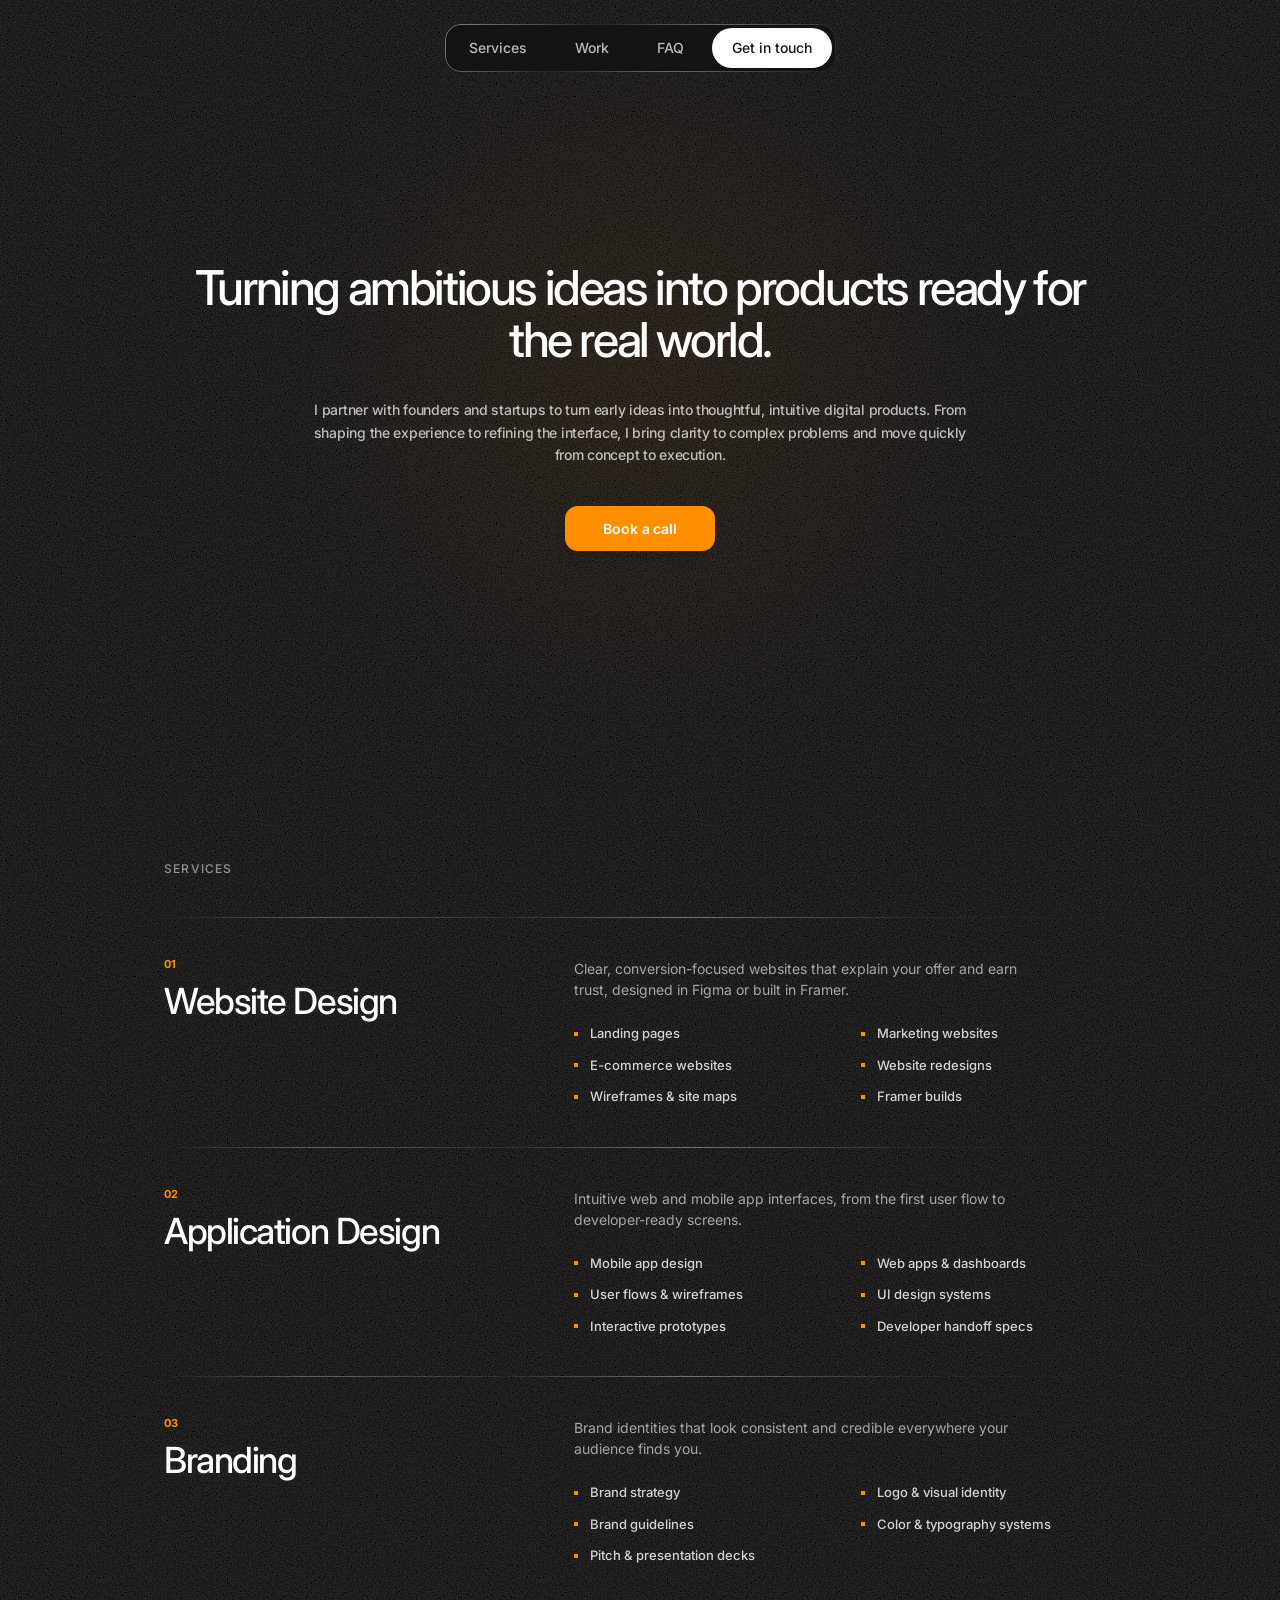
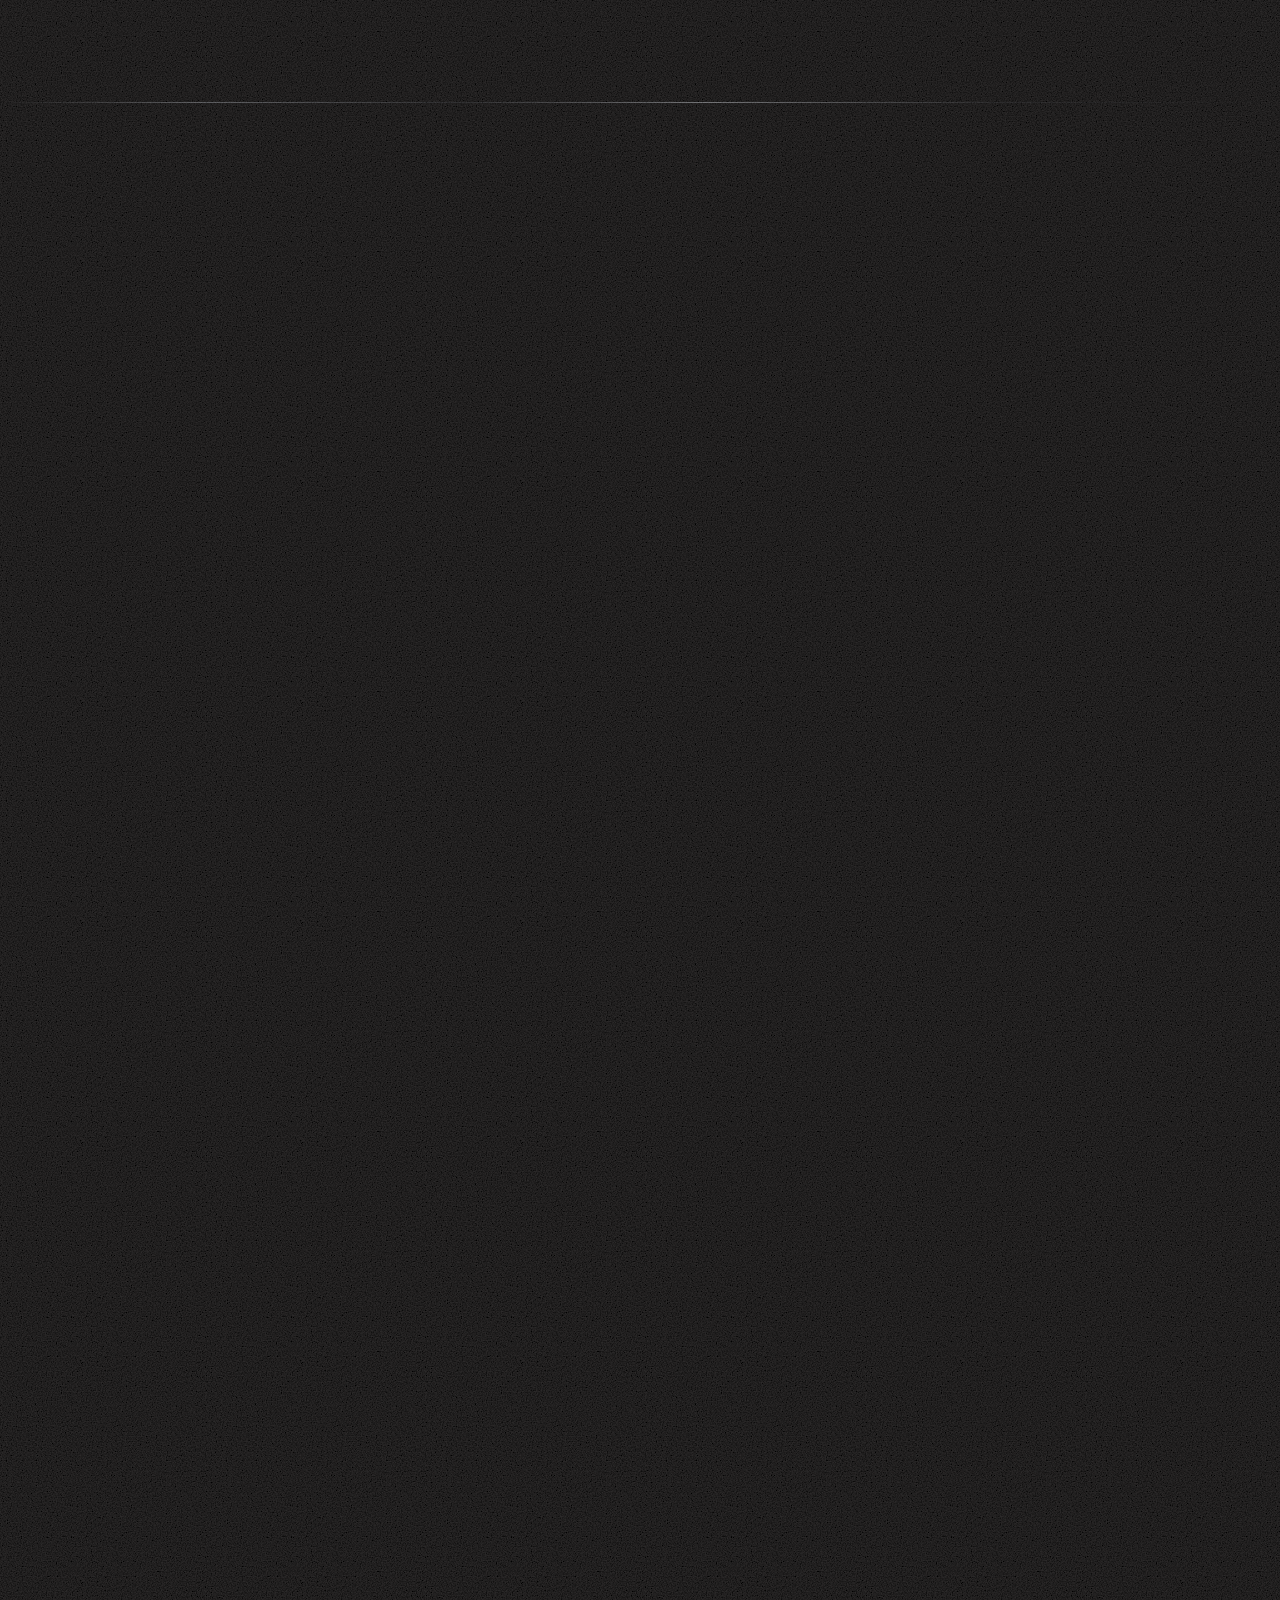
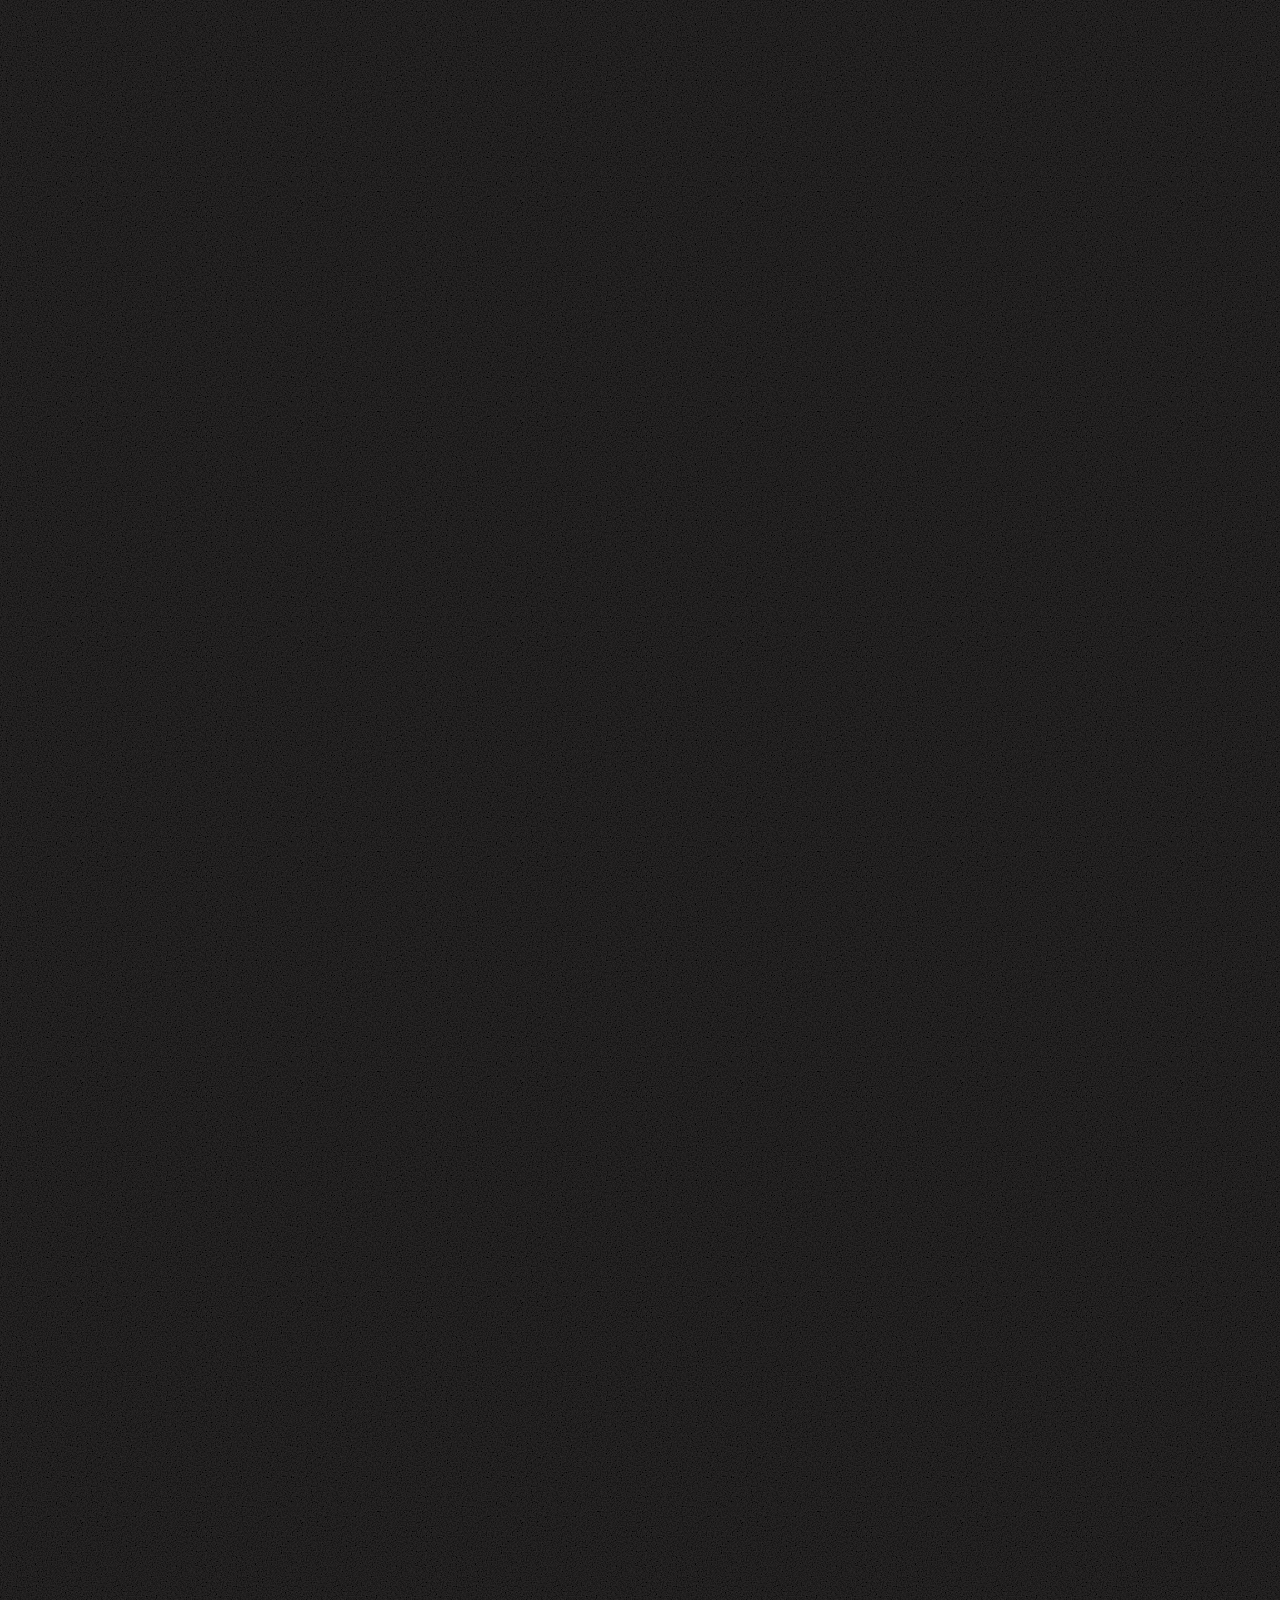
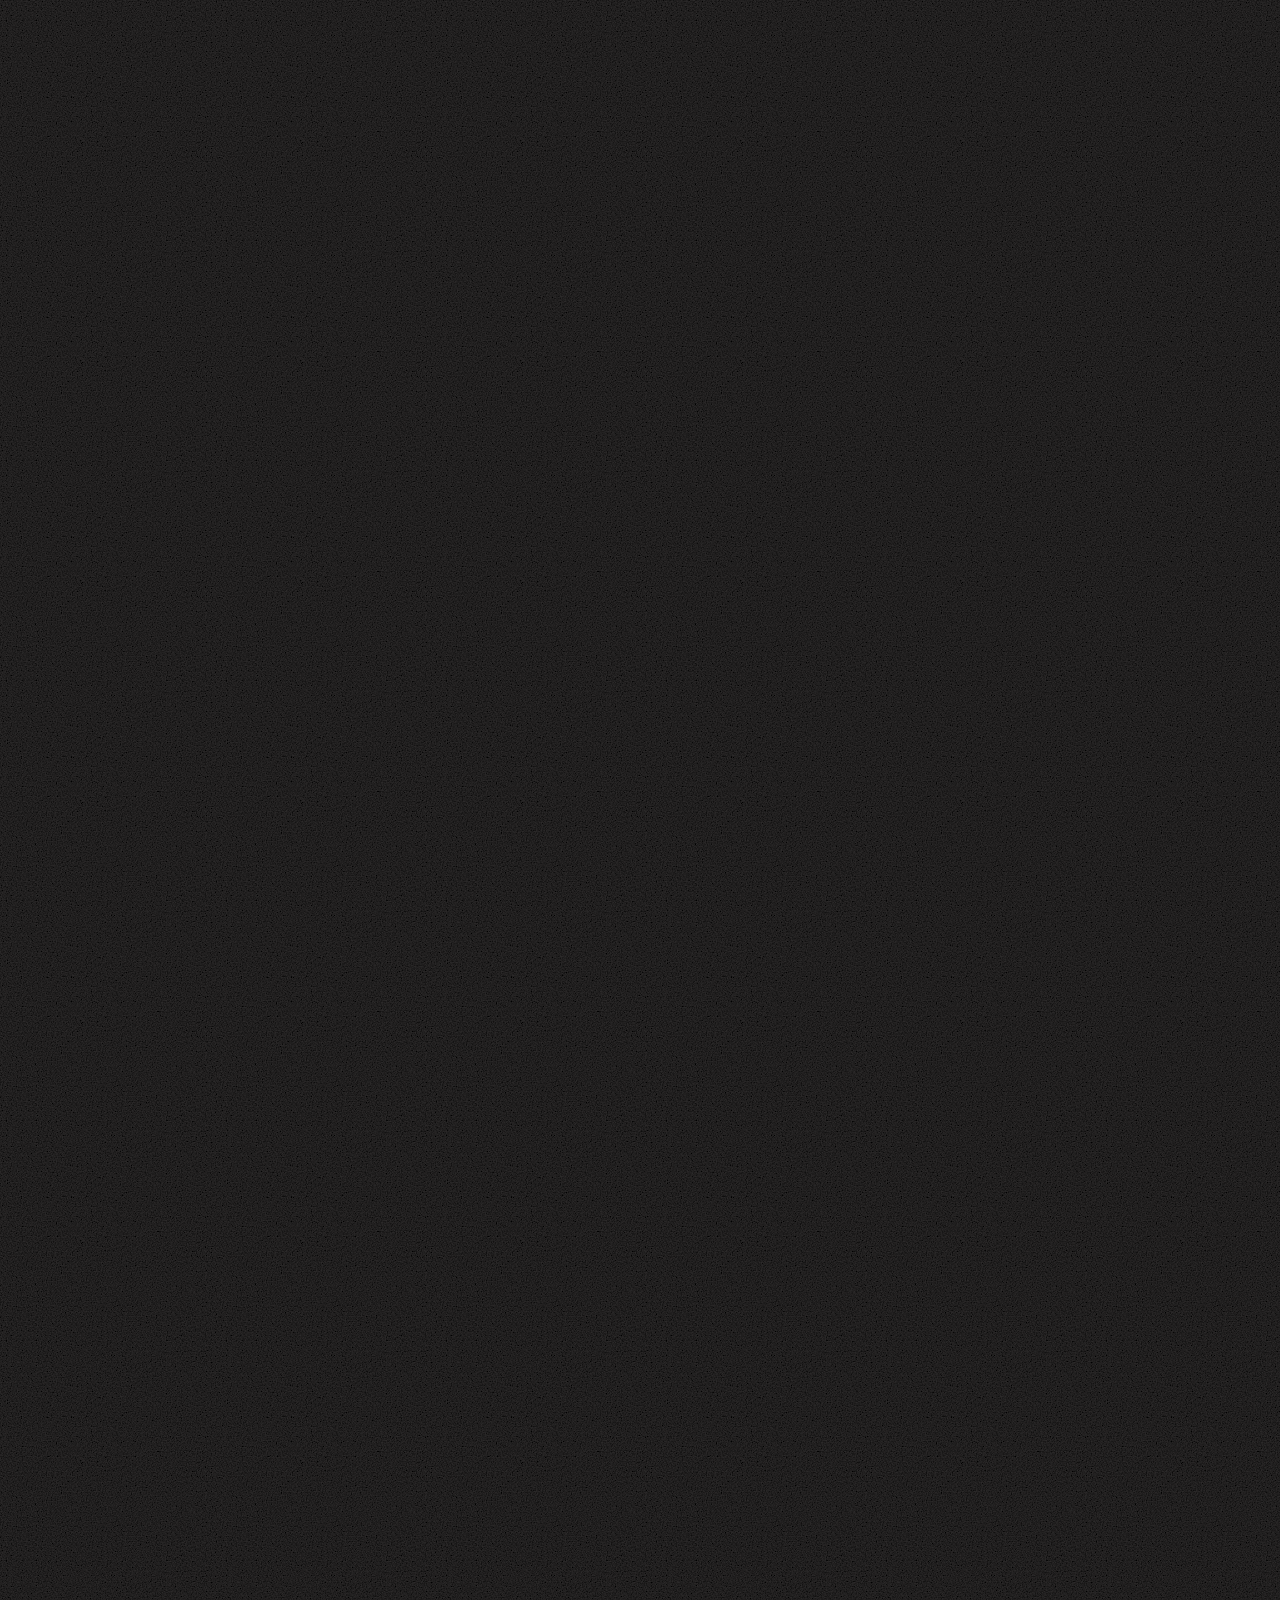
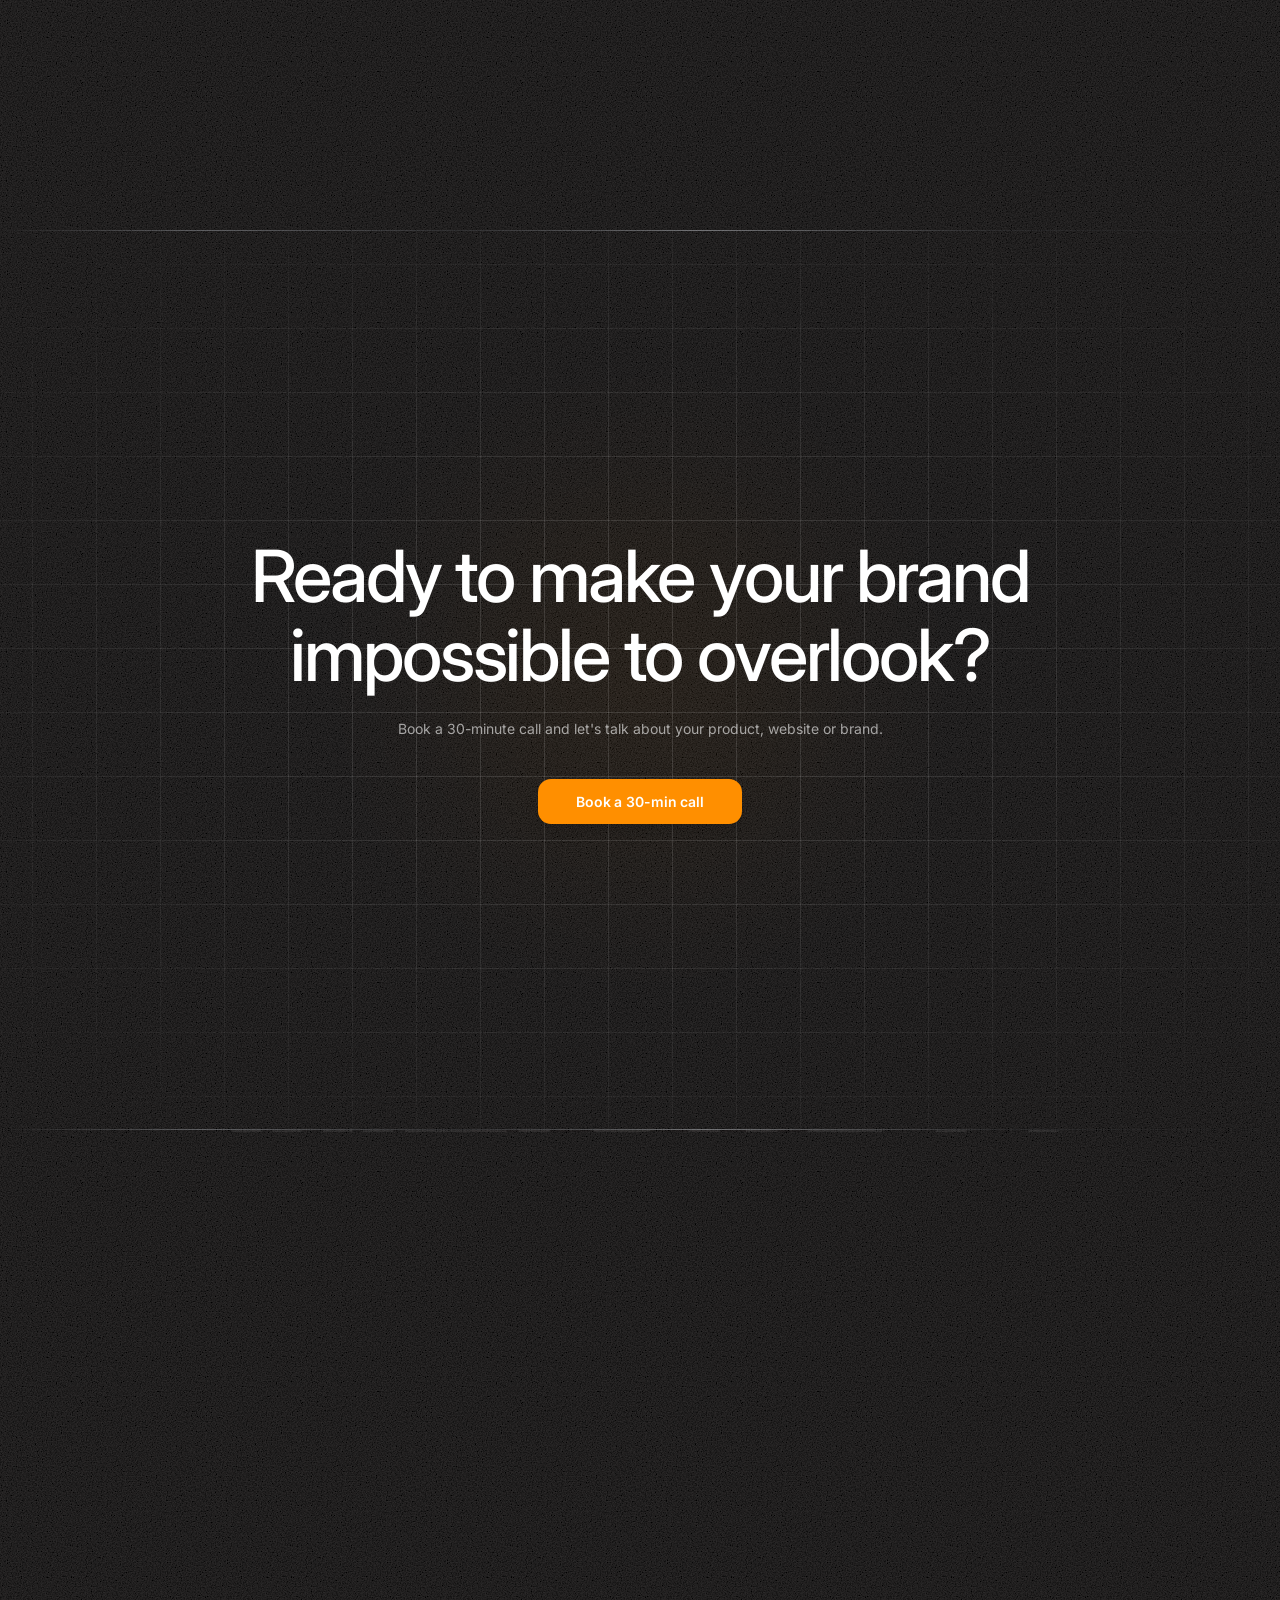
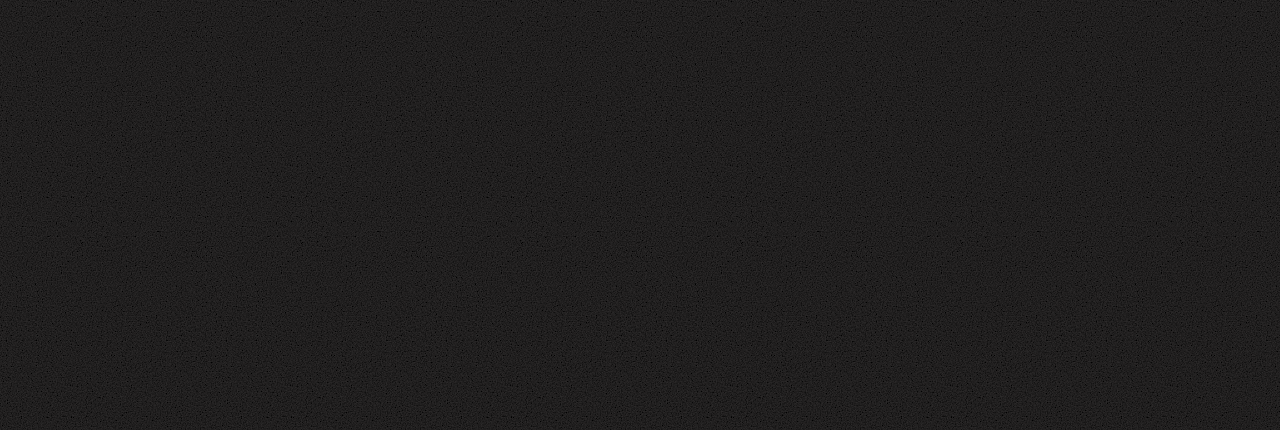
<file: index.html>
<!DOCTYPE html>
<html lang="en" class="scroll-smooth">
<head>
<meta charset="UTF-8" />
<meta name="viewport" content="width=device-width, initial-scale=1.0" />
<meta name="theme-color" content="#161515" />
<meta name="color-scheme" content="dark" />
<title>Meiyaku Design | Covenant Ajigbotosho, Product, Web &amp; Brand Designer</title>
<meta name="description" content="Meiyaku Design is the portfolio of Covenant Ajigbotosho, a product designer in Lagos working on product design, web design and branding for agencies and brands.">
<link rel="preconnect" href="https://fonts.googleapis.com">
<link rel="preconnect" href="https://fonts.gstatic.com" crossorigin>
<link rel="stylesheet" href="https://fonts.googleapis.com/css2?family=Inter:wght@400..700&display=swap" media="print" onload="this.media='all'">
<noscript><link rel="stylesheet" href="https://fonts.googleapis.com/css2?family=Inter:wght@400..700&display=swap"><style>.reveal{opacity:1;transform:none}.faq-a{grid-template-rows:1fr}.faq-a>div{visibility:visible}</style></noscript>
<style>*,:after,:before{--tw-border-spacing-x:0;--tw-border-spacing-y:0;--tw-translate-x:0;--tw-translate-y:0;--tw-rotate:0;--tw-skew-x:0;--tw-skew-y:0;--tw-scale-x:1;--tw-scale-y:1;--tw-pan-x: ;--tw-pan-y: ;--tw-pinch-zoom: ;--tw-scroll-snap-strictness:proximity;--tw-gradient-from-position: ;--tw-gradient-via-position: ;--tw-gradient-to-position: ;--tw-ordinal: ;--tw-slashed-zero: ;--tw-numeric-figure: ;--tw-numeric-spacing: ;--tw-numeric-fraction: ;--tw-ring-inset: ;--tw-ring-offset-width:0px;--tw-ring-offset-color:#fff;--tw-ring-color:rgba(59,130,246,.5);--tw-ring-offset-shadow:0 0 #0000;--tw-ring-shadow:0 0 #0000;--tw-shadow:0 0 #0000;--tw-shadow-colored:0 0 #0000;--tw-blur: ;--tw-brightness: ;--tw-contrast: ;--tw-grayscale: ;--tw-hue-rotate: ;--tw-invert: ;--tw-saturate: ;--tw-sepia: ;--tw-drop-shadow: ;--tw-backdrop-blur: ;--tw-backdrop-brightness: ;--tw-backdrop-contrast: ;--tw-backdrop-grayscale: ;--tw-backdrop-hue-rotate: ;--tw-backdrop-invert: ;--tw-backdrop-opacity: ;--tw-backdrop-saturate: ;--tw-backdrop-sepia: ;--tw-contain-size: ;--tw-contain-layout: ;--tw-contain-paint: ;--tw-contain-style: }::backdrop{--tw-border-spacing-x:0;--tw-border-spacing-y:0;--tw-translate-x:0;--tw-translate-y:0;--tw-rotate:0;--tw-skew-x:0;--tw-skew-y:0;--tw-scale-x:1;--tw-scale-y:1;--tw-pan-x: ;--tw-pan-y: ;--tw-pinch-zoom: ;--tw-scroll-snap-strictness:proximity;--tw-gradient-from-position: ;--tw-gradient-via-position: ;--tw-gradient-to-position: ;--tw-ordinal: ;--tw-slashed-zero: ;--tw-numeric-figure: ;--tw-numeric-spacing: ;--tw-numeric-fraction: ;--tw-ring-inset: ;--tw-ring-offset-width:0px;--tw-ring-offset-color:#fff;--tw-ring-color:rgba(59,130,246,.5);--tw-ring-offset-shadow:0 0 #0000;--tw-ring-shadow:0 0 #0000;--tw-shadow:0 0 #0000;--tw-shadow-colored:0 0 #0000;--tw-blur: ;--tw-brightness: ;--tw-contrast: ;--tw-grayscale: ;--tw-hue-rotate: ;--tw-invert: ;--tw-saturate: ;--tw-sepia: ;--tw-drop-shadow: ;--tw-backdrop-blur: ;--tw-backdrop-brightness: ;--tw-backdrop-contrast: ;--tw-backdrop-grayscale: ;--tw-backdrop-hue-rotate: ;--tw-backdrop-invert: ;--tw-backdrop-opacity: ;--tw-backdrop-saturate: ;--tw-backdrop-sepia: ;--tw-contain-size: ;--tw-contain-layout: ;--tw-contain-paint: ;--tw-contain-style: }/*! tailwindcss v3.4.17 | MIT License | https://tailwindcss.com*/*,:after,:before{box-sizing:border-box;border:0 solid #e5e7eb}:after,:before{--tw-content:""}:host,html{line-height:1.5;-webkit-text-size-adjust:100%;-moz-tab-size:4;-o-tab-size:4;tab-size:4;font-family:Inter,Inter Fallback,ui-sans-serif,system-ui,sans-serif;font-feature-settings:normal;font-variation-settings:normal;-webkit-tap-highlight-color:transparent}body{margin:0;line-height:inherit}hr{height:0;color:inherit;border-top-width:1px}abbr:where([title]){-webkit-text-decoration:underline dotted;text-decoration:underline dotted}h1,h2,h3,h4,h5,h6{font-size:inherit;font-weight:inherit}a{color:inherit;text-decoration:inherit}b,strong{font-weight:bolder}code,kbd,pre,samp{font-family:ui-monospace,SFMono-Regular,Menlo,Monaco,Consolas,Liberation Mono,Courier New,monospace;font-feature-settings:normal;font-variation-settings:normal;font-size:1em}small{font-size:80%}sub,sup{font-size:75%;line-height:0;position:relative;vertical-align:baseline}sub{bottom:-.25em}sup{top:-.5em}table{text-indent:0;border-color:inherit;border-collapse:collapse}button,input,optgroup,select,textarea{font-family:inherit;font-feature-settings:inherit;font-variation-settings:inherit;font-size:100%;font-weight:inherit;line-height:inherit;letter-spacing:inherit;color:inherit;margin:0;padding:0}button,select{text-transform:none}button,input:where([type=button]),input:where([type=reset]),input:where([type=submit]){-webkit-appearance:button;background-color:transparent;background-image:none}:-moz-focusring{outline:auto}:-moz-ui-invalid{box-shadow:none}progress{vertical-align:baseline}::-webkit-inner-spin-button,::-webkit-outer-spin-button{height:auto}[type=search]{-webkit-appearance:textfield;outline-offset:-2px}::-webkit-search-decoration{-webkit-appearance:none}::-webkit-file-upload-button{-webkit-appearance:button;font:inherit}summary{display:list-item}blockquote,dd,dl,figure,h1,h2,h3,h4,h5,h6,hr,p,pre{margin:0}fieldset{margin:0}fieldset,legend{padding:0}menu,ol,ul{list-style:none;margin:0;padding:0}dialog{padding:0}textarea{resize:vertical}input::-moz-placeholder,textarea::-moz-placeholder{opacity:1;color:#9ca3af}input::placeholder,textarea::placeholder{opacity:1;color:#9ca3af}[role=button],button{cursor:pointer}:disabled{cursor:default}audio,canvas,embed,iframe,img,object,svg,video{display:block;vertical-align:middle}img,video{max-width:100%;height:auto}[hidden]:where(:not([hidden=until-found])){display:none}.pointer-events-none{pointer-events:none}.pointer-events-auto{pointer-events:auto}.fixed{position:fixed}.absolute{position:absolute}.relative{position:relative}.inset-0{inset:0}.left-0{left:0}.left-1\/2{left:50%}.right-0{right:0}.top-0{top:0}.top-1\/2{top:50%}.z-0{z-index:0}.z-10{z-index:10}.z-20{z-index:20}.z-40{z-index:40}.mx-auto{margin-left:auto;margin-right:auto}.mb-10{margin-bottom:2.5rem}.mb-2{margin-bottom:.5rem}.mb-3{margin-bottom:.75rem}.mb-4{margin-bottom:1rem}.mb-6{margin-bottom:1.5rem}.mb-8{margin-bottom:2rem}.mt-2{margin-top:.5rem}.mt-8{margin-top:2rem}.block{display:block}.inline-block{display:inline-block}.flex{display:flex}.inline-flex{display:inline-flex}.grid{display:grid}.hidden{display:none}.aspect-\[1\.77\]{aspect-ratio:1.77}.h-1{height:.25rem}.h-10{height:2.5rem}.h-5{height:1.25rem}.h-full{height:100%}.min-h-\[100svh\]{min-height:100svh}.min-h-\[85vh\]{min-height:85vh}.w-1{width:.25rem}.w-10{width:2.5rem}.w-5{width:1.25rem}.w-\[85vw\]{width:85vw}.w-full{width:100%}.w-max{width:-moz-max-content;width:max-content}.max-w-2xl{max-width:42rem}.max-w-4xl{max-width:56rem}.max-w-\[1000px\]{max-width:1000px}.max-w-\[1200px\]{max-width:1200px}.max-w-\[900px\]{max-width:900px}.max-w-lg{max-width:32rem}.max-w-md{max-width:28rem}.max-w-xs{max-width:20rem}.shrink-0{flex-shrink:0}.-translate-x-1\/2{--tw-translate-x:-50%}.-translate-x-1\/2,.-translate-y-1\/2{transform:translate(var(--tw-translate-x),var(--tw-translate-y)) rotate(var(--tw-rotate)) skewX(var(--tw-skew-x)) skewY(var(--tw-skew-y)) scaleX(var(--tw-scale-x)) scaleY(var(--tw-scale-y))}.-translate-y-1\/2{--tw-translate-y:-50%}.cursor-grab{cursor:grab}.touch-pan-y{--tw-pan-y:pan-y;touch-action:var(--tw-pan-x) var(--tw-pan-y) var(--tw-pinch-zoom)}.select-none{-webkit-user-select:none;-moz-user-select:none;user-select:none}.resize{resize:both}.snap-x{scroll-snap-type:x var(--tw-scroll-snap-strictness)}.snap-mandatory{--tw-scroll-snap-strictness:mandatory}.snap-center{scroll-snap-align:center}.grid-cols-1{grid-template-columns:repeat(1,minmax(0,1fr))}.flex-row{flex-direction:row}.flex-col{flex-direction:column}.flex-wrap{flex-wrap:wrap}.items-start{align-items:flex-start}.items-center{align-items:center}.justify-center{justify-content:center}.justify-between{justify-content:space-between}.gap-10{gap:2.5rem}.gap-2{gap:.5rem}.gap-3{gap:.75rem}.gap-4{gap:1rem}.gap-6{gap:1.5rem}.gap-8{gap:2rem}.gap-\[140px\]{gap:140px}.gap-x-8{-moz-column-gap:2rem;column-gap:2rem}.gap-y-3{row-gap:.75rem}.overflow-hidden{overflow:hidden}.overflow-x-auto{overflow-x:auto}.overflow-x-hidden{overflow-x:hidden}.break-words{overflow-wrap:break-word}.rounded-2xl{border-radius:1rem}.rounded-\[13px\]{border-radius:13px}.rounded-\[200px\]{border-radius:200px}.rounded-full{border-radius:9999px}.rounded-xl{border-radius:.75rem}.border-y{border-top-width:1px}.border-b,.border-y{border-bottom-width:1px}.border-t{border-top-width:1px}.border-white\/10{border-color:hsla(0,0%,100%,.1)}.border-white\/20{border-color:hsla(0,0%,100%,.2)}.bg-accent{--tw-bg-opacity:1;background-color:rgb(255 143 0/var(--tw-bg-opacity,1))}.bg-black\/60{background-color:rgba(0,0,0,.6)}.bg-dark{--tw-bg-opacity:1;background-color:rgb(22 21 21/var(--tw-bg-opacity,1))}.bg-dark\/95{background-color:hsla(0,2%,8%,.95)}.bg-white{--tw-bg-opacity:1;background-color:rgb(255 255 255/var(--tw-bg-opacity,1))}.bg-gradient-to-b{background-image:linear-gradient(to bottom,var(--tw-gradient-stops))}.from-white\/\[0\.16\]{--tw-gradient-from:hsla(0,0%,100%,.16) var(--tw-gradient-from-position);--tw-gradient-to:hsla(0,0%,100%,0) var(--tw-gradient-to-position);--tw-gradient-stops:var(--tw-gradient-from),var(--tw-gradient-to)}.to-transparent{--tw-gradient-to:transparent var(--tw-gradient-to-position)}.bg-clip-text{-webkit-background-clip:text;background-clip:text}.object-cover{-o-object-fit:cover;object-fit:cover}.p-1{padding:.25rem}.p-6{padding:1.5rem}.px-3{padding-left:.75rem;padding-right:.75rem}.px-4{padding-left:1rem;padding-right:1rem}.px-5{padding-left:1.25rem;padding-right:1.25rem}.px-6{padding-left:1.5rem;padding-right:1.5rem}.px-\[38px\]{padding-left:38px;padding-right:38px}.py-1\.5{padding-top:.375rem;padding-bottom:.375rem}.py-10{padding-top:2.5rem;padding-bottom:2.5rem}.py-2\.5{padding-top:.625rem;padding-bottom:.625rem}.py-24{padding-top:6rem;padding-bottom:6rem}.py-5{padding-top:1.25rem;padding-bottom:1.25rem}.py-6{padding-top:1.5rem;padding-bottom:1.5rem}.py-\[12px\]{padding-top:12px;padding-bottom:12px}.pb-20{padding-bottom:5rem}.pb-24{padding-bottom:6rem}.pb-4{padding-bottom:1rem}.pb-5{padding-bottom:1.25rem}.pr-4{padding-right:1rem}.pt-12{padding-top:3rem}.pt-16{padding-top:4rem}.pt-32{padding-top:8rem}.pt-6{padding-top:1.5rem}.text-left{text-align:left}.text-center{text-align:center}.font-sans{font-family:Inter,Inter Fallback,ui-sans-serif,system-ui,sans-serif}.text-\[10px\]{font-size:10px}.text-\[11px\]{font-size:11px}.text-\[13px\]{font-size:13px}.text-\[14px\]{font-size:14px}.text-\[20px\]{font-size:20px}.text-\[28px\]{font-size:28px}.text-\[32px\]{font-size:32px}.text-\[40px\]{font-size:40px}.text-sm{font-size:.875rem;line-height:1.25rem}.text-xl{font-size:1.25rem;line-height:1.75rem}.text-xs{font-size:.75rem;line-height:1rem}.font-bold{font-weight:700}.font-medium{font-weight:500}.font-normal{font-weight:400}.font-semibold{font-weight:600}.uppercase{text-transform:uppercase}.leading-\[0\.8\]{line-height:.8}.leading-\[1\.1\]{line-height:1.1}.leading-\[1\.3\]{line-height:1.3}.leading-\[1\.5\]{line-height:1.5}.leading-\[1\.6\]{line-height:1.6}.tracking-\[-0\.01em\]{letter-spacing:-.01em}.tracking-\[-0\.02em\]{letter-spacing:-.02em}.tracking-\[-0\.03em\]{letter-spacing:-.03em}.tracking-\[-0\.04em\]{letter-spacing:-.04em}.tracking-\[-0\.05em\]{letter-spacing:-.05em}.tracking-\[-0\.1px\]{letter-spacing:-.1px}.tracking-\[0\.025em\]{letter-spacing:.025em}.tracking-\[0\.03em\]{letter-spacing:.03em}.tracking-tighter{letter-spacing:-.05em}.tracking-widest{letter-spacing:.1em}.text-accent{--tw-text-opacity:1;color:rgb(255 143 0/var(--tw-text-opacity,1))}.text-accent\/80{color:rgba(255,143,0,.8)}.text-black{--tw-text-opacity:1;color:rgb(0 0 0/var(--tw-text-opacity,1))}.text-dark{--tw-text-opacity:1;color:rgb(22 21 21/var(--tw-text-opacity,1))}.text-transparent{color:transparent}.text-white{--tw-text-opacity:1;color:rgb(255 255 255/var(--tw-text-opacity,1))}.text-white\/30{color:hsla(0,0%,100%,.3)}.text-white\/40{color:hsla(0,0%,100%,.4)}.text-white\/50{color:hsla(0,0%,100%,.5)}.text-white\/60{color:hsla(0,0%,100%,.6)}.text-white\/70{color:hsla(0,0%,100%,.7)}.text-white\/80{color:hsla(0,0%,100%,.8)}.antialiased{-webkit-font-smoothing:antialiased;-moz-osx-font-smoothing:grayscale}.shadow-lg{--tw-shadow:0 10px 15px -3px rgba(0,0,0,.1),0 4px 6px -4px rgba(0,0,0,.1);--tw-shadow-colored:0 10px 15px -3px var(--tw-shadow-color),0 4px 6px -4px var(--tw-shadow-color);box-shadow:var(--tw-ring-offset-shadow,0 0 #0000),var(--tw-ring-shadow,0 0 #0000),var(--tw-shadow)}.filter{filter:var(--tw-blur) var(--tw-brightness) var(--tw-contrast) var(--tw-grayscale) var(--tw-hue-rotate) var(--tw-invert) var(--tw-saturate) var(--tw-sepia) var(--tw-drop-shadow)}.backdrop-blur-lg{--tw-backdrop-blur:blur(16px);-webkit-backdrop-filter:var(--tw-backdrop-blur) var(--tw-backdrop-brightness) var(--tw-backdrop-contrast) var(--tw-backdrop-grayscale) var(--tw-backdrop-hue-rotate) var(--tw-backdrop-invert) var(--tw-backdrop-opacity) var(--tw-backdrop-saturate) var(--tw-backdrop-sepia);backdrop-filter:var(--tw-backdrop-blur) var(--tw-backdrop-brightness) var(--tw-backdrop-contrast) var(--tw-backdrop-grayscale) var(--tw-backdrop-hue-rotate) var(--tw-backdrop-invert) var(--tw-backdrop-opacity) var(--tw-backdrop-saturate) var(--tw-backdrop-sepia)}.transition-all{transition-property:all;transition-timing-function:cubic-bezier(.4,0,.2,1);transition-duration:.15s}.transition-colors{transition-property:color,background-color,border-color,text-decoration-color,fill,stroke;transition-timing-function:cubic-bezier(.4,0,.2,1);transition-duration:.15s}html{background:#161515}@font-face{font-family:Inter Fallback;src:local("Arial");size-adjust:107.4%;ascent-override:90.2%;descent-override:22.48%;line-gap-override:0%}.glow{border-radius:9999px}.glow-hero{width:800px;height:800px;background:radial-gradient(closest-side,rgba(255,143,0,.055),rgba(255,143,0,.04) 35%,rgba(255,143,0,.012) 70%,rgba(255,143,0,0))}.glow-cta{width:640px;height:640px;background:radial-gradient(closest-side,rgba(255,143,0,.045),rgba(255,143,0,.03) 35%,rgba(255,143,0,.01) 70%,rgba(255,143,0,0))}.hide-scrollbar::-webkit-scrollbar{display:none}.hide-scrollbar{-ms-overflow-style:none;scrollbar-width:none}details>summary::-webkit-details-marker{display:none}.reveal{opacity:0;transform:translateY(30px);transition:opacity .8s cubic-bezier(.5,0,0,1),transform .8s cubic-bezier(.5,0,0,1)}.reveal.active{opacity:1;transform:none}.cv-article{content-visibility:auto;contain-intrinsic-size:auto 780px}.optimize-render{content-visibility:auto;contain-intrinsic-size:auto 520px}.slider-container{padding-inline:calc((100% - min(85vw,1000px))/2);-moz-user-select:none;user-select:none;-webkit-user-select:none;overscroll-behavior-x:contain}.slide{opacity:.3;transform:scale(.95);transition:opacity .5s ease-out,transform .5s ease-out}.slide.is-active{opacity:1;transform:none}.site-footer{transform:translate3d(0,calc((var(--p,1) - 1)*var(--r,0px)),0)}.site-footer.live{will-change:transform}.fx{transform:translate3d(0,calc((1 - var(--p,1))*var(--y,0px)),0);opacity:calc(.1 + var(--p,1)*.9)}.fx-r{transform:translate3d(calc((1 - var(--p,1))*-35vw),0,0)}.fx-l{transform:translate3d(calc(var(--p,1)*-35vw),0,0)}.fx-w{transform:translate3d(0,calc((1 - var(--p,1))*45%),0)}.site-footer.live .fx-l,.site-footer.live .fx-r,.site-footer.live .fx-w{will-change:transform}.glow-foot{position:absolute;left:50%;top:25%;width:900px;height:900px;margin-left:-450px;pointer-events:none;background:radial-gradient(closest-side,rgba(255,143,0,.07),rgba(255,143,0,.025) 55%,rgba(255,143,0,0))}.foot-phrase{font-size:min(12vw,9svh);font-weight:700;letter-spacing:-.05em;line-height:1.05;text-transform:uppercase;padding-right:.4em;white-space:nowrap}@media(min-width:768px){.foot-phrase{font-size:min(6.5vw,9svh)}}.foot-word{font-size:min(19vw,20svh)}@media(min-width:768px){.foot-word{font-size:min(16vw,24svh)}}.outline-text{color:transparent;-webkit-text-fill-color:transparent;-webkit-text-stroke:1px rgba(196,201,210,.5);background-image:linear-gradient(100deg,hsla(0,0%,100%,.02),rgba(235,239,246,.2) 35%,hsla(218,7%,58%,.06) 55%,rgba(235,239,246,.22) 75%,hsla(0,0%,100%,.02));-webkit-background-clip:text;background-clip:text}.cover{position:absolute;inset:0;display:flex;flex-direction:column;justify-content:space-between;padding:clamp(20px,4vw,40px);border-radius:inherit;background:var(--grain),radial-gradient(60% 80% at var(--x,50%) 110%,rgba(255,143,0,.22),rgba(255,143,0,0) 70%),linear-gradient(#0f0e0e,#090909);background-size:220px,auto,auto;background-blend-mode:overlay,normal,normal}.cover-name{font-size:clamp(32px,8vw,88px);font-weight:700;letter-spacing:-.05em;line-height:1;color:#fff}.cover-n{order:-1;font-size:10px;font-weight:700;letter-spacing:.03em;text-transform:uppercase;color:hsla(0,0%,100%,.4)}.cta-grid{position:absolute;inset:0;pointer-events:none;background-image:linear-gradient(hsla(0,0%,100%,.12) 1px,transparent 0),linear-gradient(90deg,hsla(0,0%,100%,.12) 1px,transparent 0);background-size:64px 64px;background-position:50%;-webkit-mask-image:radial-gradient(ellipse 70% 65% at 50% 50%,#000 25%,transparent 100%);mask-image:radial-gradient(ellipse 70% 65% at 50% 50%,#000 25%,transparent 100%)}.faq-a{display:grid;grid-template-rows:0fr;transition:grid-template-rows .35s cubic-bezier(.5,0,0,1)}.faq-a>div{min-height:0;overflow:hidden;visibility:hidden;transition:visibility .35s}.faq-item.open .faq-a{grid-template-rows:1fr}.faq-item.open .faq-a>div{visibility:visible}.faq-icon{transition:transform .3s}.faq-item.open .faq-icon{transform:rotate(180deg)}:root{--grain:url("data:image/svg+xml;charset=utf-8,%3Csvg xmlns='http://www.w3.org/2000/svg' width='220' height='220'%3E%3Cfilter id='a'%3E%3CfeTurbulence baseFrequency='.8' numOctaves='3' stitchTiles='stitch' type='fractalNoise'/%3E%3CfeColorMatrix values='1.6 0 0 0 -.3 1.6 0 0 0 -.3 1.6 0 0 0 -.3 0 0 0 0 1'/%3E%3C/filter%3E%3Crect width='100%25' height='100%25' filter='url(%23a)'/%3E%3C/svg%3E")}.grain{background-image:var(--grain);background-size:220px;background-blend-mode:overlay}.border-white\/10{border-color:transparent;-o-border-image:linear-gradient(90deg,hsla(0,0%,100%,0),rgba(214,219,228,.34) 16%,hsla(220,6%,50%,.16) 36%,rgba(236,240,247,.4) 55%,hsla(220,6%,46%,.14) 78%,hsla(0,0%,100%,0)) 1;border-image:linear-gradient(90deg,hsla(0,0%,100%,0),rgba(214,219,228,.34) 16%,hsla(220,6%,50%,.16) 36%,rgba(236,240,247,.4) 55%,hsla(220,6%,46%,.14) 78%,hsla(0,0%,100%,0)) 1}.metal-pill{position:relative}.cover:before,.metal-pill:before{content:"";position:absolute;inset:0;border-radius:inherit;padding:1px;pointer-events:none;background:linear-gradient(135deg,rgba(236,240,247,.5),hsla(220,6%,46%,.16) 35%,rgba(214,219,228,.42) 62%,hsla(220,7%,42%,.14));-webkit-mask:linear-gradient(#000 0 0) content-box,linear-gradient(#000 0 0);-webkit-mask-composite:xor;mask-composite:exclude}html.lenis,html.lenis body{height:auto}.lenis.lenis-smooth{scroll-behavior:auto!important}.lenis.lenis-smooth [data-lenis-prevent]{overscroll-behavior:contain}.lenis.lenis-stopped{overflow:hidden}.lenis.lenis-smooth iframe{pointer-events:none}@media (prefers-reduced-motion:reduce){html{scroll-behavior:auto!important}.reveal{opacity:1;transform:none}.faq-a,.faq-a>div,.faq-icon,.reveal,.slide{transition:none}}.selection\:bg-accent ::-moz-selection{--tw-bg-opacity:1;background-color:rgb(255 143 0/var(--tw-bg-opacity,1))}.selection\:bg-accent ::selection{--tw-bg-opacity:1;background-color:rgb(255 143 0/var(--tw-bg-opacity,1))}.selection\:text-white ::-moz-selection{--tw-text-opacity:1;color:rgb(255 255 255/var(--tw-text-opacity,1))}.selection\:text-white ::selection{--tw-text-opacity:1;color:rgb(255 255 255/var(--tw-text-opacity,1))}.selection\:bg-accent::-moz-selection{--tw-bg-opacity:1;background-color:rgb(255 143 0/var(--tw-bg-opacity,1))}.selection\:bg-accent::selection{--tw-bg-opacity:1;background-color:rgb(255 143 0/var(--tw-bg-opacity,1))}.selection\:text-white::-moz-selection{--tw-text-opacity:1;color:rgb(255 255 255/var(--tw-text-opacity,1))}.selection\:text-white::selection{--tw-text-opacity:1;color:rgb(255 255 255/var(--tw-text-opacity,1))}.hover\:scale-105:hover{--tw-scale-x:1.05;--tw-scale-y:1.05;transform:translate(var(--tw-translate-x),var(--tw-translate-y)) rotate(var(--tw-rotate)) skewX(var(--tw-skew-x)) skewY(var(--tw-skew-y)) scaleX(var(--tw-scale-x)) scaleY(var(--tw-scale-y))}.hover\:border-accent:hover{--tw-border-opacity:1;border-color:rgb(255 143 0/var(--tw-border-opacity,1))}.hover\:bg-accent:hover{--tw-bg-opacity:1;background-color:rgb(255 143 0/var(--tw-bg-opacity,1))}.hover\:bg-white:hover{--tw-bg-opacity:1;background-color:rgb(255 255 255/var(--tw-bg-opacity,1))}.hover\:text-accent:hover{--tw-text-opacity:1;color:rgb(255 143 0/var(--tw-text-opacity,1))}.hover\:text-dark:hover{--tw-text-opacity:1;color:rgb(22 21 21/var(--tw-text-opacity,1))}.hover\:text-white:hover{--tw-text-opacity:1;color:rgb(255 255 255/var(--tw-text-opacity,1))}.active\:cursor-grabbing:active{cursor:grabbing}@media (min-width:640px){.sm\:grid-cols-2{grid-template-columns:repeat(2,minmax(0,1fr))}}@media (min-width:768px){.md\:col-span-3{grid-column:span 3/span 3}.md\:col-span-5{grid-column:span 5/span 5}.md\:col-span-6{grid-column:span 6/span 6}.md\:col-span-7{grid-column:span 7/span 7}.md\:grid-cols-12{grid-template-columns:repeat(12,minmax(0,1fr))}.md\:gap-8{gap:2rem}.md\:py-12{padding-top:3rem;padding-bottom:3rem}.md\:text-\[22px\]{font-size:22px}.md\:text-\[24px\]{font-size:24px}.md\:text-\[36px\]{font-size:36px}.md\:text-\[40px\]{font-size:40px}.md\:text-\[72px\]{font-size:72px}}@media (min-width:1024px){.lg\:text-\[32px\]{font-size:32px}.lg\:text-\[48px\]{font-size:48px}}</style>
</head>
<body class="grain bg-dark text-white font-sans antialiased selection:bg-accent selection:text-white relative overflow-x-hidden">

  <!-- Texture Overlay -->
  <!-- Navigation -->
  <nav class="fixed top-0 left-0 right-0 z-40 flex justify-center p-6 pointer-events-none">
    <div class="flex items-center gap-2 metal-pill bg-dark/95 backdrop-blur-lg rounded-2xl p-1 pointer-events-auto">
      <a href="#services" class="px-5 py-2.5 text-sm font-medium text-white/70 hover:text-accent rounded-xl transition-all">Services</a>
      <a href="#work" class="px-5 py-2.5 text-sm font-medium text-white/70 hover:text-accent rounded-xl transition-all">Work</a>
      <a href="#faq" class="px-5 py-2.5 text-sm font-medium text-white/70 hover:text-accent rounded-xl transition-all">FAQ</a>
      <a href="#contact" class="px-5 py-2.5 text-sm font-medium bg-white text-dark hover:bg-accent hover:text-white rounded-[200px] transition-all">Get in touch</a>
    </div>
  </nav>

  <!-- Hero Section -->
  <header class="relative min-h-[85vh] flex flex-col justify-center items-center px-6 pt-32 pb-20 reveal active">
    <!-- Ambient Accent Glow -->
    <div class="glow glow-hero absolute top-1/2 left-1/2 -translate-x-1/2 -translate-y-1/2 pointer-events-none" aria-hidden="true"></div>

    <div class="max-w-[1200px] mx-auto text-center relative z-10">
      <h1 class="text-[32px] md:text-[40px] lg:text-[48px] font-medium tracking-[-0.05em] leading-[1.1] mb-8 max-w-4xl mx-auto">
        Turning ambitious ideas into products ready for the real world.
      </h1>
      <p class="text-[14px] font-medium tracking-[-0.02em] leading-[1.6] text-white/70 max-w-2xl mx-auto mb-10">
        I partner with founders and startups to turn early ideas into thoughtful, intuitive digital products. From shaping the experience to refining the interface, I bring clarity to complex problems and move quickly from concept to execution.
      </p>
      <div class="flex justify-center mt-8">
        <a href="https://calendly.com/meiyaku/30min" target="_blank" rel="noopener" class="inline-flex items-center gap-3 px-[38px] py-[12px] rounded-[13px] bg-accent text-white font-semibold tracking-[-0.1px] text-[14px] transition-all hover:scale-105 hover:bg-white hover:text-dark shadow-lg">
          Book a call
        </a>
      </div>
    </div>
  </header>

<!-- Services Section -->
  <section id="services" class="w-full relative z-10 py-24 reveal">
    <div class="max-w-[1000px] mx-auto px-6">
      <p class="mb-10 text-xs font-medium uppercase tracking-widest text-white/50">Services</p>
      <div class="flex flex-col">
      <div class="grid grid-cols-1 md:grid-cols-12 gap-6 md:gap-8 py-10 border-t border-white/10">
        <h3 class="md:col-span-5 text-[28px] md:text-[36px] font-medium tracking-[-0.04em] leading-[1.1] text-white"><span class="block mb-3 text-[11px] font-bold tracking-[0.03em] text-accent">01</span>Website Design</h3>
        <div class="md:col-span-7">
          <p class="mb-6 max-w-md text-[14px] leading-[1.5] text-white/60">Clear, conversion-focused websites that explain your offer and earn trust, designed in Figma or built in Framer.</p>
          <ul class="grid grid-cols-1 sm:grid-cols-2 gap-x-8 gap-y-3 text-[13px] font-medium text-white/80">
            <li class="flex items-center gap-3"><span class="h-1 w-1 shrink-0 bg-accent"></span>Landing pages</li>
            <li class="flex items-center gap-3"><span class="h-1 w-1 shrink-0 bg-accent"></span>Marketing websites</li>
            <li class="flex items-center gap-3"><span class="h-1 w-1 shrink-0 bg-accent"></span>E-commerce websites</li>
            <li class="flex items-center gap-3"><span class="h-1 w-1 shrink-0 bg-accent"></span>Website redesigns</li>
            <li class="flex items-center gap-3"><span class="h-1 w-1 shrink-0 bg-accent"></span>Wireframes &amp; site maps</li>
            <li class="flex items-center gap-3"><span class="h-1 w-1 shrink-0 bg-accent"></span>Framer builds</li>
          </ul>
        </div>
      </div>
      <div class="grid grid-cols-1 md:grid-cols-12 gap-6 md:gap-8 py-10 border-t border-white/10">
        <h3 class="md:col-span-5 text-[28px] md:text-[36px] font-medium tracking-[-0.04em] leading-[1.1] text-white"><span class="block mb-3 text-[11px] font-bold tracking-[0.03em] text-accent">02</span>Application Design</h3>
        <div class="md:col-span-7">
          <p class="mb-6 max-w-md text-[14px] leading-[1.5] text-white/60">Intuitive web and mobile app interfaces, from the first user flow to developer-ready screens.</p>
          <ul class="grid grid-cols-1 sm:grid-cols-2 gap-x-8 gap-y-3 text-[13px] font-medium text-white/80">
            <li class="flex items-center gap-3"><span class="h-1 w-1 shrink-0 bg-accent"></span>Mobile app design</li>
            <li class="flex items-center gap-3"><span class="h-1 w-1 shrink-0 bg-accent"></span>Web apps &amp; dashboards</li>
            <li class="flex items-center gap-3"><span class="h-1 w-1 shrink-0 bg-accent"></span>User flows &amp; wireframes</li>
            <li class="flex items-center gap-3"><span class="h-1 w-1 shrink-0 bg-accent"></span>UI design systems</li>
            <li class="flex items-center gap-3"><span class="h-1 w-1 shrink-0 bg-accent"></span>Interactive prototypes</li>
            <li class="flex items-center gap-3"><span class="h-1 w-1 shrink-0 bg-accent"></span>Developer handoff specs</li>
          </ul>
        </div>
      </div>
      <div class="grid grid-cols-1 md:grid-cols-12 gap-6 md:gap-8 py-10 border-t border-white/10">
        <h3 class="md:col-span-5 text-[28px] md:text-[36px] font-medium tracking-[-0.04em] leading-[1.1] text-white"><span class="block mb-3 text-[11px] font-bold tracking-[0.03em] text-accent">03</span>Branding</h3>
        <div class="md:col-span-7">
          <p class="mb-6 max-w-md text-[14px] leading-[1.5] text-white/60">Brand identities that look consistent and credible everywhere your audience finds you.</p>
          <ul class="grid grid-cols-1 sm:grid-cols-2 gap-x-8 gap-y-3 text-[13px] font-medium text-white/80">
            <li class="flex items-center gap-3"><span class="h-1 w-1 shrink-0 bg-accent"></span>Brand strategy</li>
            <li class="flex items-center gap-3"><span class="h-1 w-1 shrink-0 bg-accent"></span>Logo &amp; visual identity</li>
            <li class="flex items-center gap-3"><span class="h-1 w-1 shrink-0 bg-accent"></span>Brand guidelines</li>
            <li class="flex items-center gap-3"><span class="h-1 w-1 shrink-0 bg-accent"></span>Color &amp; typography systems</li>
            <li class="flex items-center gap-3"><span class="h-1 w-1 shrink-0 bg-accent"></span>Pitch &amp; presentation decks</li>
          </ul>
        </div>
      </div>
      </div>
    </div>
  </section>

  <!-- Selected Work Section -->
  <main id="work" class="w-full border-t border-white/10 py-24 relative z-10 overflow-hidden">
    <div class="flex flex-col gap-[140px]">
      
      <!-- Project 1: Eka Sportswear | swap each .cover div for: <img src="..." alt="Eka Sportswear screen" class="block w-full h-full object-cover"> -->
      <article class="flex flex-col items-center w-full relative reveal carousel-article cv-article">
        <div class="w-full relative mb-8">
          <div class="absolute inset-0 z-20 flex items-center justify-center pointer-events-none">
            <div class="w-[85vw] max-w-[1000px] flex justify-between px-4">
              <button aria-label="Previous image" class="carousel-prev pointer-events-auto w-10 h-10 rounded-full bg-black/60 text-white flex items-center justify-center hover:bg-accent transition-colors shadow-lg">
                <svg class="w-5 h-5" fill="none" viewBox="0 0 24 24" stroke="currentColor"><path stroke-linecap="round" stroke-linejoin="round" stroke-width="2" d="M15 19l-7-7 7-7" /></svg>
              </button>
              <button aria-label="Next image" class="carousel-next pointer-events-auto w-10 h-10 rounded-full bg-black/60 text-white flex items-center justify-center hover:bg-accent transition-colors shadow-lg">
                <svg class="w-5 h-5" fill="none" viewBox="0 0 24 24" stroke="currentColor"><path stroke-linecap="round" stroke-linejoin="round" stroke-width="2" d="M9 5l7 7-7 7" /></svg>
              </button>
            </div>
          </div>
          <ul class="slider-container flex flex-row items-center w-full overflow-x-auto snap-x snap-mandatory hide-scrollbar gap-8 touch-pan-y cursor-grab active:cursor-grabbing"><li class="is-active snap-center shrink-0 w-[85vw] max-w-[1000px] aspect-[1.77] rounded-xl overflow-hidden relative metal-pill slide pointer-events-none"><img src="public/images/ekasportswear/slide1.webp" alt="Eka Sportswear project slide 1" width="1600" height="900" loading="lazy" decoding="async" class="block w-full h-full object-cover"></li><li class="snap-center shrink-0 w-[85vw] max-w-[1000px] aspect-[1.77] rounded-xl overflow-hidden relative metal-pill slide pointer-events-none"><img src="public/images/ekasportswear/slide2.webp" alt="Eka Sportswear project slide 2" width="1600" height="900" loading="lazy" decoding="async" class="block w-full h-full object-cover"></li><li class="snap-center shrink-0 w-[85vw] max-w-[1000px] aspect-[1.77] rounded-xl overflow-hidden relative metal-pill slide pointer-events-none"><img src="public/images/ekasportswear/slide3.webp" alt="Eka Sportswear project slide 3" width="1600" height="900" loading="lazy" decoding="async" class="block w-full h-full object-cover"></li><li class="snap-center shrink-0 w-[85vw] max-w-[1000px] aspect-[1.77] rounded-xl overflow-hidden relative metal-pill slide pointer-events-none"><img src="public/images/ekasportswear/slide4.webp" alt="Eka Sportswear project slide 4" width="1600" height="900" loading="lazy" decoding="async" class="block w-full h-full object-cover"></li></ul>
        </div>
        <div class="max-w-[1000px] mx-auto px-6 w-full flex flex-col">
          <div class="grid grid-cols-1 md:grid-cols-12 gap-8 items-start pt-6 border-t border-white/10">
            <div class="md:col-span-5 pr-4">
              <h2 class="text-[20px] md:text-[22px] font-bold tracking-[-0.02em] leading-[1.3] text-white">Eka Sportswear</h2>
              <p class="mt-2 text-[11px] font-bold uppercase tracking-[0.03em] text-white/40">E-commerce · Sportswear</p>
            </div>
            <div class="md:col-span-7 flex flex-col items-start gap-6">
              <p class="text-[13px] font-normal leading-[1.5] tracking-[-0.01em] text-white/60">An e-commerce website for sportswear and related products, designed to create a clear, engaging shopping experience that helps customers explore and shop the brand’s offerings.</p>
              <div class="flex flex-wrap items-center gap-2 mt-2">
                <span class="inline-flex items-center gap-2 bg-white px-3 py-1.5 text-[10px] uppercase tracking-[0.03em] font-bold text-black"><span class="text-accent">•</span> Web design</span> <span class="inline-flex items-center gap-2 bg-white px-3 py-1.5 text-[10px] uppercase tracking-[0.03em] font-bold text-black"><span class="text-accent">•</span> Branding</span>
              </div>
            </div>
          </div>
        </div>
      </article>

      <!-- Project 2: Sportpreds | swap each .cover div for: <img src="..." alt="Sportpreds screen" class="block w-full h-full object-cover"> -->
      <article class="flex flex-col items-center w-full relative reveal carousel-article cv-article">
        <div class="w-full relative mb-8">
          <div class="absolute inset-0 z-20 flex items-center justify-center pointer-events-none">
            <div class="w-[85vw] max-w-[1000px] flex justify-between px-4">
              <button aria-label="Previous image" class="carousel-prev pointer-events-auto w-10 h-10 rounded-full bg-black/60 text-white flex items-center justify-center hover:bg-accent transition-colors shadow-lg">
                <svg class="w-5 h-5" fill="none" viewBox="0 0 24 24" stroke="currentColor"><path stroke-linecap="round" stroke-linejoin="round" stroke-width="2" d="M15 19l-7-7 7-7" /></svg>
              </button>
              <button aria-label="Next image" class="carousel-next pointer-events-auto w-10 h-10 rounded-full bg-black/60 text-white flex items-center justify-center hover:bg-accent transition-colors shadow-lg">
                <svg class="w-5 h-5" fill="none" viewBox="0 0 24 24" stroke="currentColor"><path stroke-linecap="round" stroke-linejoin="round" stroke-width="2" d="M9 5l7 7-7 7" /></svg>
              </button>
            </div>
          </div>
          <ul class="slider-container flex flex-row items-center w-full overflow-x-auto snap-x snap-mandatory hide-scrollbar gap-8 touch-pan-y cursor-grab active:cursor-grabbing"><li class="is-active snap-center shrink-0 w-[85vw] max-w-[1000px] aspect-[1.77] rounded-xl overflow-hidden relative metal-pill slide pointer-events-none"><img src="public/images/sportpreds/slide1.webp" alt="Sportpreds project slide 1" width="1600" height="900" loading="lazy" decoding="async" class="block w-full h-full object-cover"></li><li class="snap-center shrink-0 w-[85vw] max-w-[1000px] aspect-[1.77] rounded-xl overflow-hidden relative metal-pill slide pointer-events-none"><img src="public/images/sportpreds/slide2.webp" alt="Sportpreds project slide 2" width="1600" height="900" loading="lazy" decoding="async" class="block w-full h-full object-cover"></li><li class="snap-center shrink-0 w-[85vw] max-w-[1000px] aspect-[1.77] rounded-xl overflow-hidden relative metal-pill slide pointer-events-none"><img src="public/images/sportpreds/slide3.webp" alt="Sportpreds project slide 3" width="1600" height="900" loading="lazy" decoding="async" class="block w-full h-full object-cover"></li><li class="snap-center shrink-0 w-[85vw] max-w-[1000px] aspect-[1.77] rounded-xl overflow-hidden relative metal-pill slide pointer-events-none"><img src="public/images/sportpreds/slide4.webp" alt="Sportpreds project slide 4" width="1600" height="900" loading="lazy" decoding="async" class="block w-full h-full object-cover"></li></ul>
        </div>
        <div class="max-w-[1000px] mx-auto px-6 w-full flex flex-col">
          <div class="grid grid-cols-1 md:grid-cols-12 gap-8 items-start pt-6 border-t border-white/10">
            <div class="md:col-span-5 pr-4">
              <h2 class="text-[20px] md:text-[22px] font-bold tracking-[-0.02em] leading-[1.3] text-white">Sportpreds</h2>
              <p class="mt-2 text-[11px] font-bold uppercase tracking-[0.03em] text-white/40">AI · Sports Technology</p>
            </div>
            <div class="md:col-span-7 flex flex-col items-start gap-6">
              <p class="text-[13px] font-normal leading-[1.5] tracking-[-0.01em] text-white/60">An AI-powered sports prediction platform designed to predict game outcomes and make sports predictions more accessible through a focused digital experience.</p>
              <div class="flex flex-wrap items-center gap-2 mt-2">
                <span class="inline-flex items-center gap-2 bg-white px-3 py-1.5 text-[10px] uppercase tracking-[0.03em] font-bold text-black"><span class="text-accent">•</span> Web design</span> <span class="inline-flex items-center gap-2 bg-white px-3 py-1.5 text-[10px] uppercase tracking-[0.03em] font-bold text-black"><span class="text-accent">•</span> Branding</span>
              </div>
            </div>
          </div>
        </div>
      </article>

      <!-- Project 3: ViewPointArk | swap each .cover div for: <img src="..." alt="ViewPointArk screen" class="block w-full h-full object-cover"> -->
      <article class="flex flex-col items-center w-full relative reveal carousel-article cv-article">
        <div class="w-full relative mb-8">
          <div class="absolute inset-0 z-20 flex items-center justify-center pointer-events-none">
            <div class="w-[85vw] max-w-[1000px] flex justify-between px-4">
              <button aria-label="Previous image" class="carousel-prev pointer-events-auto w-10 h-10 rounded-full bg-black/60 text-white flex items-center justify-center hover:bg-accent transition-colors shadow-lg">
                <svg class="w-5 h-5" fill="none" viewBox="0 0 24 24" stroke="currentColor"><path stroke-linecap="round" stroke-linejoin="round" stroke-width="2" d="M15 19l-7-7 7-7" /></svg>
              </button>
              <button aria-label="Next image" class="carousel-next pointer-events-auto w-10 h-10 rounded-full bg-black/60 text-white flex items-center justify-center hover:bg-accent transition-colors shadow-lg">
                <svg class="w-5 h-5" fill="none" viewBox="0 0 24 24" stroke="currentColor"><path stroke-linecap="round" stroke-linejoin="round" stroke-width="2" d="M9 5l7 7-7 7" /></svg>
              </button>
            </div>
          </div>
          <ul class="slider-container flex flex-row items-center w-full overflow-x-auto snap-x snap-mandatory hide-scrollbar gap-8 touch-pan-y cursor-grab active:cursor-grabbing"><li class="is-active snap-center shrink-0 w-[85vw] max-w-[1000px] aspect-[1.77] rounded-xl overflow-hidden relative metal-pill slide pointer-events-none"><img src="public/images/viewpointark/slide1.webp" alt="ViewPointArk project slide 1" width="1600" height="900" loading="lazy" decoding="async" class="block w-full h-full object-cover"></li><li class="snap-center shrink-0 w-[85vw] max-w-[1000px] aspect-[1.77] rounded-xl overflow-hidden relative metal-pill slide pointer-events-none"><img src="public/images/viewpointark/slide2.webp" alt="ViewPointArk project slide 2" width="1600" height="900" loading="lazy" decoding="async" class="block w-full h-full object-cover"></li><li class="snap-center shrink-0 w-[85vw] max-w-[1000px] aspect-[1.77] rounded-xl overflow-hidden relative metal-pill slide pointer-events-none"><img src="public/images/viewpointark/slide3.webp" alt="ViewPointArk project slide 3" width="1600" height="900" loading="lazy" decoding="async" class="block w-full h-full object-cover"></li><li class="snap-center shrink-0 w-[85vw] max-w-[1000px] aspect-[1.77] rounded-xl overflow-hidden relative metal-pill slide pointer-events-none"><img src="public/images/viewpointark/slide4.webp" alt="ViewPointArk project slide 4" width="1600" height="900" loading="lazy" decoding="async" class="block w-full h-full object-cover"></li></ul>
        </div>
        <div class="max-w-[1000px] mx-auto px-6 w-full flex flex-col">
          <div class="grid grid-cols-1 md:grid-cols-12 gap-8 items-start pt-6 border-t border-white/10">
            <div class="md:col-span-5 pr-4">
              <h2 class="text-[20px] md:text-[22px] font-bold tracking-[-0.02em] leading-[1.3] text-white">ViewPointArk</h2>
              <p class="mt-2 text-[11px] font-bold uppercase tracking-[0.03em] text-white/40">PropTech · Real Estate</p>
            </div>
            <div class="md:col-span-7 flex flex-col items-start gap-6">
              <p class="text-[13px] font-normal leading-[1.5] tracking-[-0.01em] text-white/60">A digital property-viewing service designed to help people make informed property decisions remotely through virtual viewings and independent property insights.</p>
              <div class="flex flex-wrap items-center gap-2 mt-2">
                <span class="inline-flex items-center gap-2 bg-white px-3 py-1.5 text-[10px] uppercase tracking-[0.03em] font-bold text-black"><span class="text-accent">•</span> Web design</span> <span class="inline-flex items-center gap-2 bg-white px-3 py-1.5 text-[10px] uppercase tracking-[0.03em] font-bold text-black"><span class="text-accent">•</span> Branding</span>
              </div>
            </div>
          </div>
        </div>
      </article>

      <!-- Project 4: Icon Moment | swap each .cover div for: <img src="..." alt="Icon Moment screen" class="block w-full h-full object-cover"> -->
      <article class="flex flex-col items-center w-full relative reveal carousel-article cv-article">
        <div class="w-full relative mb-8">
          <div class="absolute inset-0 z-20 flex items-center justify-center pointer-events-none">
            <div class="w-[85vw] max-w-[1000px] flex justify-between px-4">
              <button aria-label="Previous image" class="carousel-prev pointer-events-auto w-10 h-10 rounded-full bg-black/60 text-white flex items-center justify-center hover:bg-accent transition-colors shadow-lg">
                <svg class="w-5 h-5" fill="none" viewBox="0 0 24 24" stroke="currentColor"><path stroke-linecap="round" stroke-linejoin="round" stroke-width="2" d="M15 19l-7-7 7-7" /></svg>
              </button>
              <button aria-label="Next image" class="carousel-next pointer-events-auto w-10 h-10 rounded-full bg-black/60 text-white flex items-center justify-center hover:bg-accent transition-colors shadow-lg">
                <svg class="w-5 h-5" fill="none" viewBox="0 0 24 24" stroke="currentColor"><path stroke-linecap="round" stroke-linejoin="round" stroke-width="2" d="M9 5l7 7-7 7" /></svg>
              </button>
            </div>
          </div>
          <ul class="slider-container flex flex-row items-center w-full overflow-x-auto snap-x snap-mandatory hide-scrollbar gap-8 touch-pan-y cursor-grab active:cursor-grabbing"><li class="is-active snap-center shrink-0 w-[85vw] max-w-[1000px] aspect-[1.77] rounded-xl overflow-hidden relative metal-pill slide pointer-events-none"><img src="public/images/iconmoment/slide1.webp" alt="Icon Moment project slide 1" width="1600" height="900" loading="lazy" decoding="async" class="block w-full h-full object-cover"></li><li class="snap-center shrink-0 w-[85vw] max-w-[1000px] aspect-[1.77] rounded-xl overflow-hidden relative metal-pill slide pointer-events-none"><img src="public/images/iconmoment/slide2.webp" alt="Icon Moment project slide 2" width="1600" height="900" loading="lazy" decoding="async" class="block w-full h-full object-cover"></li><li class="snap-center shrink-0 w-[85vw] max-w-[1000px] aspect-[1.77] rounded-xl overflow-hidden relative metal-pill slide pointer-events-none"><img src="public/images/iconmoment/slide3.webp" alt="Icon Moment project slide 3" width="1600" height="900" loading="lazy" decoding="async" class="block w-full h-full object-cover"></li><li class="snap-center shrink-0 w-[85vw] max-w-[1000px] aspect-[1.77] rounded-xl overflow-hidden relative metal-pill slide pointer-events-none"><img src="public/images/iconmoment/slide4.webp" alt="Icon Moment project slide 4" width="1600" height="900" loading="lazy" decoding="async" class="block w-full h-full object-cover"></li></ul>
        </div>
        <div class="max-w-[1000px] mx-auto px-6 w-full flex flex-col">
          <div class="grid grid-cols-1 md:grid-cols-12 gap-8 items-start pt-6 border-t border-white/10">
            <div class="md:col-span-5 pr-4">
              <h2 class="text-[20px] md:text-[22px] font-bold tracking-[-0.02em] leading-[1.3] text-white">Icon Moment</h2>
              <p class="mt-2 text-[11px] font-bold uppercase tracking-[0.03em] text-white/40">Events · Digital Experience</p>
            </div>
            <div class="md:col-span-7 flex flex-col items-start gap-6">
              <p class="text-[13px] font-normal leading-[1.5] tracking-[-0.01em] text-white/60">A digital experience for an event styling brand, designed to showcase its services and present its offerings through a polished, visually engaging website.</p>
              <div class="flex flex-wrap items-center gap-2 mt-2">
                <span class="inline-flex items-center gap-2 bg-white px-3 py-1.5 text-[10px] uppercase tracking-[0.03em] font-bold text-black"><span class="text-accent">•</span> Web design</span> <span class="inline-flex items-center gap-2 bg-white px-3 py-1.5 text-[10px] uppercase tracking-[0.03em] font-bold text-black"><span class="text-accent">•</span> Branding</span>
              </div>
            </div>
          </div>
        </div>
      </article>

      <!-- Project 5: Vedaverse | swap each .cover div for: <img src="..." alt="Vedaverse screen" class="block w-full h-full object-cover"> -->
      <article class="flex flex-col items-center w-full relative reveal carousel-article cv-article">
        <div class="w-full relative mb-8">
          <div class="absolute inset-0 z-20 flex items-center justify-center pointer-events-none">
            <div class="w-[85vw] max-w-[1000px] flex justify-between px-4">
              <button aria-label="Previous image" class="carousel-prev pointer-events-auto w-10 h-10 rounded-full bg-black/60 text-white flex items-center justify-center hover:bg-accent transition-colors shadow-lg">
                <svg class="w-5 h-5" fill="none" viewBox="0 0 24 24" stroke="currentColor"><path stroke-linecap="round" stroke-linejoin="round" stroke-width="2" d="M15 19l-7-7 7-7" /></svg>
              </button>
              <button aria-label="Next image" class="carousel-next pointer-events-auto w-10 h-10 rounded-full bg-black/60 text-white flex items-center justify-center hover:bg-accent transition-colors shadow-lg">
                <svg class="w-5 h-5" fill="none" viewBox="0 0 24 24" stroke="currentColor"><path stroke-linecap="round" stroke-linejoin="round" stroke-width="2" d="M9 5l7 7-7 7" /></svg>
              </button>
            </div>
          </div>
          <ul class="slider-container flex flex-row items-center w-full overflow-x-auto snap-x snap-mandatory hide-scrollbar gap-8 touch-pan-y cursor-grab active:cursor-grabbing"><li class="is-active snap-center shrink-0 w-[85vw] max-w-[1000px] aspect-[1.77] rounded-xl overflow-hidden relative metal-pill slide pointer-events-none"><img src="public/images/vedaverse/slide1.webp" alt="Vedaverse project slide 1" width="1600" height="900" loading="lazy" decoding="async" class="block w-full h-full object-cover"></li><li class="snap-center shrink-0 w-[85vw] max-w-[1000px] aspect-[1.77] rounded-xl overflow-hidden relative metal-pill slide pointer-events-none"><img src="public/images/vedaverse/slide2.webp" alt="Vedaverse project slide 2" width="1600" height="900" loading="lazy" decoding="async" class="block w-full h-full object-cover"></li><li class="snap-center shrink-0 w-[85vw] max-w-[1000px] aspect-[1.77] rounded-xl overflow-hidden relative metal-pill slide pointer-events-none"><img src="public/images/vedaverse/slide3.webp" alt="Vedaverse project slide 3" width="1600" height="900" loading="lazy" decoding="async" class="block w-full h-full object-cover"></li><li class="snap-center shrink-0 w-[85vw] max-w-[1000px] aspect-[1.77] rounded-xl overflow-hidden relative metal-pill slide pointer-events-none"><img src="public/images/vedaverse/slide4.webp" alt="Vedaverse project slide 4" width="1600" height="900" loading="lazy" decoding="async" class="block w-full h-full object-cover"></li></ul>
        </div>
        <div class="max-w-[1000px] mx-auto px-6 w-full flex flex-col">
          <div class="grid grid-cols-1 md:grid-cols-12 gap-8 items-start pt-6 border-t border-white/10">
            <div class="md:col-span-5 pr-4">
              <h2 class="text-[20px] md:text-[22px] font-bold tracking-[-0.02em] leading-[1.3] text-white">Vedaverse</h2>
              <p class="mt-2 text-[11px] font-bold uppercase tracking-[0.03em] text-white/40">Creator Economy · Event Ticketing · VR</p>
            </div>
            <div class="md:col-span-7 flex flex-col items-start gap-6">
              <p class="text-[13px] font-normal leading-[1.5] tracking-[-0.01em] text-white/60">Cirqah is a creator-first platform that empowers creators to host events, monetize experiences, and build communities they own. Combining event ticketing with immersive VR experiences, it reimagines how creators and audiences connect beyond traditional digital platforms.</p>
              <div class="flex flex-wrap items-center gap-2 mt-2">
                <span class="inline-flex items-center gap-2 bg-white px-3 py-1.5 text-[10px] uppercase tracking-[0.03em] font-bold text-black"><span class="text-accent">•</span> Web design</span> <span class="inline-flex items-center gap-2 bg-white px-3 py-1.5 text-[10px] uppercase tracking-[0.03em] font-bold text-black"><span class="text-accent">•</span> Branding</span>
              </div>
            </div>
          </div>
        </div>
      </article>

    </div>
  </main>

  <!-- FAQ Section -->
  <section id="faq" class="w-full relative z-10 pb-24 reveal optimize-render">
    <div class="max-w-[1000px] mx-auto px-6 w-full">
      <div class="grid grid-cols-1 md:grid-cols-12 gap-8 border-t border-white/10 pt-12">
        <div class="md:col-span-5 pr-4">
          <h2 class="text-[20px] md:text-[22px] font-bold tracking-[-0.02em] leading-[1.3] text-white">Frequently Asked Questions</h2>
        </div>
        <div class="md:col-span-7 flex flex-col">
          
          <div class="faq-item border-b border-white/10">
            <h3><button type="button" id="faq-q1" class="faq-q flex w-full items-center justify-between gap-6 py-5 text-left text-white font-medium text-[14px] tracking-[-0.01em] hover:text-accent transition-colors" aria-expanded="false" aria-controls="faq-a1"><span>What is your typical project timeline?</span><span class="faq-icon text-white/40" aria-hidden="true"><svg fill="none" height="20" stroke="currentColor" stroke-linecap="round" stroke-linejoin="round" stroke-width="1.5" viewBox="0 0 24 24" width="20"><path d="M6 9l6 6 6-6"></path></svg></span></button></h3>
            <div id="faq-a1" class="faq-a" role="region" aria-labelledby="faq-q1"><div><p class="text-white/60 pb-5 text-[13px] leading-[1.5]">Most projects take 2 to 4 weeks, depending on the scope and the number of pages or screens.</p></div></div>
          </div>
          <div class="faq-item border-b border-white/10">
            <h3><button type="button" id="faq-q2" class="faq-q flex w-full items-center justify-between gap-6 py-5 text-left text-white font-medium text-[14px] tracking-[-0.01em] hover:text-accent transition-colors" aria-expanded="false" aria-controls="faq-a2"><span>How does payment work?</span><span class="faq-icon text-white/40" aria-hidden="true"><svg fill="none" height="20" stroke="currentColor" stroke-linecap="round" stroke-linejoin="round" stroke-width="1.5" viewBox="0 0 24 24" width="20"><path d="M6 9l6 6 6-6"></path></svg></span></button></h3>
            <div id="faq-a2" class="faq-a" role="region" aria-labelledby="faq-q2"><div><p class="text-white/60 pb-5 text-[13px] leading-[1.5]">Payment is split in two: 50% upfront to start the project and the remaining 50% on delivery.</p></div></div>
          </div>
          <div class="faq-item border-b border-white/10">
            <h3><button type="button" id="faq-q3" class="faq-q flex w-full items-center justify-between gap-6 py-5 text-left text-white font-medium text-[14px] tracking-[-0.01em] hover:text-accent transition-colors" aria-expanded="false" aria-controls="faq-a3"><span>How many rounds of revisions are included?</span><span class="faq-icon text-white/40" aria-hidden="true"><svg fill="none" height="20" stroke="currentColor" stroke-linecap="round" stroke-linejoin="round" stroke-width="1.5" viewBox="0 0 24 24" width="20"><path d="M6 9l6 6 6-6"></path></svg></span></button></h3>
            <div id="faq-a3" class="faq-a" role="region" aria-labelledby="faq-q3"><div><p class="text-white/60 pb-5 text-[13px] leading-[1.5]">Each project includes 1 to 2 rounds of revisions.</p></div></div>
          </div>
          <div class="faq-item border-b border-white/10">
            <h3><button type="button" id="faq-q4" class="faq-q flex w-full items-center justify-between gap-6 py-5 text-left text-white font-medium text-[14px] tracking-[-0.01em] hover:text-accent transition-colors" aria-expanded="false" aria-controls="faq-a4"><span>Who do you work with?</span><span class="faq-icon text-white/40" aria-hidden="true"><svg fill="none" height="20" stroke="currentColor" stroke-linecap="round" stroke-linejoin="round" stroke-width="1.5" viewBox="0 0 24 24" width="20"><path d="M6 9l6 6 6-6"></path></svg></span></button></h3>
            <div id="faq-a4" class="faq-a" role="region" aria-labelledby="faq-q4"><div><p class="text-white/60 pb-5 text-[13px] leading-[1.5]">I mostly work with agencies and brands.</p></div></div>
          </div>
          <div class="faq-item border-b border-white/10">
            <h3><button type="button" id="faq-q5" class="faq-q flex w-full items-center justify-between gap-6 py-5 text-left text-white font-medium text-[14px] tracking-[-0.01em] hover:text-accent transition-colors" aria-expanded="false" aria-controls="faq-a5"><span>How are websites delivered?</span><span class="faq-icon text-white/40" aria-hidden="true"><svg fill="none" height="20" stroke="currentColor" stroke-linecap="round" stroke-linejoin="round" stroke-width="1.5" viewBox="0 0 24 24" width="20"><path d="M6 9l6 6 6-6"></path></svg></span></button></h3>
            <div id="faq-a5" class="faq-a" role="region" aria-labelledby="faq-q5"><div><p class="text-white/60 pb-5 text-[13px] leading-[1.5]">Websites are delivered either as design-only files in Figma, or built in Framer.</p></div></div>
          </div>
          <div class="faq-item border-b border-white/10">
            <h3><button type="button" id="faq-q6" class="faq-q flex w-full items-center justify-between gap-6 py-5 text-left text-white font-medium text-[14px] tracking-[-0.01em] hover:text-accent transition-colors" aria-expanded="false" aria-controls="faq-a6"><span>What do I receive at handoff?</span><span class="faq-icon text-white/40" aria-hidden="true"><svg fill="none" height="20" stroke="currentColor" stroke-linecap="round" stroke-linejoin="round" stroke-width="1.5" viewBox="0 0 24 24" width="20"><path d="M6 9l6 6 6-6"></path></svg></span></button></h3>
            <div id="faq-a6" class="faq-a" role="region" aria-labelledby="faq-q6"><div><p class="text-white/60 pb-5 text-[13px] leading-[1.5]">At handoff you receive the Figma files, brand guidelines, and developer-ready specs.</p></div></div>
          </div>

          

          

          
          
        </div>
      </div>
    </div>
  </section>

  <!-- CTA Section -->
  <section class="w-full relative z-20 bg-dark grain min-h-[100svh] flex items-center py-24 border-y border-white/10 overflow-hidden">
    <div class="glow glow-cta absolute top-1/2 left-1/2 -translate-x-1/2 -translate-y-1/2 pointer-events-none" aria-hidden="true"></div>
    <div class="cta-grid" aria-hidden="true"></div>
    <div class="relative max-w-[900px] mx-auto px-6 text-center flex flex-col items-center">
      <h2 class="text-[40px] md:text-[72px] font-medium tracking-[-0.03em] leading-[1.1] text-white mb-6">
        Ready to make your brand impossible to overlook?
      </h2>
      <p class="text-[14px] text-white/60 mb-10 max-w-lg">
        Book a 30-minute call and let's talk about your product, website or brand.
      </p>
      <a href="https://calendly.com/meiyaku/30min" target="_blank" rel="noopener" class="inline-flex items-center gap-3 px-[38px] py-[12px] rounded-[13px] bg-accent text-white font-semibold tracking-[-0.1px] text-[14px] transition-all hover:scale-105 hover:bg-white hover:text-dark shadow-lg">
        Book a 30-min call
      </a>
    </div>
  </section>

  <!-- Footer: curtain reveal + parallax layers -->
  <div class="footer-wrap relative z-0">
  <footer id="contact" class="site-footer relative z-10 flex min-h-[100svh] w-full flex-col justify-between overflow-hidden border-t border-white/10 bg-dark grain">
    <div class="glow-foot fx" style="--y:220px" aria-hidden="true"></div>

    <div class="relative flex flex-col gap-2 pt-16 pb-4 select-none" aria-hidden="true">
      <div class="fx-r flex w-max items-center text-accent/80">
        <span class="foot-phrase">Let's work together •</span><span class="foot-phrase">Let's work together •</span><span class="foot-phrase">Let's work together •</span>
      </div>
      <div class="fx-l flex w-max items-center outline-text">
        <span class="foot-phrase">Website design • Application design • Branding •</span><span class="foot-phrase">Website design • Application design • Branding •</span><span class="foot-phrase">Website design • Application design • Branding •</span>
      </div>
    </div>

    <div class="relative z-10 w-full max-w-[1000px] mx-auto px-6">
      <div class="grid grid-cols-1 md:grid-cols-12 gap-10 border-t border-white/10 py-10 md:py-12">
        <div class="md:col-span-6 fx" style="--y:70px">
          <h3 class="text-xl font-bold mb-4 text-white">Meiyaku Design</h3>
          <p class="text-white/50 text-sm max-w-xs font-medium mb-8">Product, web and brand design for agencies and brands.</p>
          <a href="mailto:meiyaku.design@gmail.com" class="inline-block text-[20px] md:text-[24px] lg:text-[32px] break-words font-medium tracking-[-0.03em] text-white border-b border-white/20 hover:text-accent hover:border-accent transition-colors">meiyaku.design@gmail.com</a>
        </div>
        <div class="md:col-span-3 flex flex-col gap-3 fx" style="--y:110px">
          <h4 class="text-[11px] font-bold tracking-[0.025em] uppercase text-white/30 mb-2">Navigate</h4>
          <a href="#services" class="text-white/60 hover:text-accent transition-colors text-sm font-medium">Services</a>
          <a href="#work" class="text-white/60 hover:text-accent transition-colors text-sm font-medium">Work</a>
          <a href="#faq" class="text-white/60 hover:text-accent transition-colors text-sm font-medium">FAQ</a>
        </div>
        <div class="md:col-span-3 flex flex-col gap-3 fx" style="--y:150px">
          <h4 class="text-[11px] font-bold tracking-[0.025em] uppercase text-white/30 mb-2">Socials</h4>
          <a href="https://x.com/Meiyakuu" target="_blank" rel="noopener" class="text-white/60 hover:text-accent transition-colors text-sm font-medium">Twitter / X</a>
          <a href="https://linkedin.com/in/covenant-aji" target="_blank" rel="noopener" class="text-white/60 hover:text-accent transition-colors text-sm font-medium">LinkedIn</a>
        </div>
      </div>
      <div class="fx flex flex-wrap items-center justify-between gap-4 border-t border-white/10 py-6 text-xs text-white/40" style="--y:30px">
        <p>© 2026 Meiyaku Design. All rights reserved.</p>
        <a href="#" class="hover:text-accent transition-colors">Back to top ↑</a>
      </div>
    </div>

    <div class="fx-w select-none pt-6 text-center foot-word font-bold uppercase tracking-tighter leading-[0.8] bg-gradient-to-b from-white/[0.16] to-transparent bg-clip-text text-transparent" aria-hidden="true">Meiyaku</div>
  </footer>
  </div>

  <script>(function(){var e=`1.3.26`;function t(e,t,n){return Math.max(e,Math.min(t,n))}function n(e,t,n){return(1-n)*e+n*t}function r(e,t,r,i){return n(e,t,1-Math.exp(-r*i))}function i(e,t){return(e%t+t)%t}var a=class{isRunning=!1;value=0;from=0;to=0;currentTime=0;lerp;duration;easing;onUpdate;advance(e){if(!this.isRunning)return;let n=!1;if(this.duration&&this.easing){this.currentTime+=e;let r=t(0,this.currentTime/this.duration,1);n=r>=1;let i=n?1:this.easing(r);this.value=this.from+(this.to-this.from)*i}else this.lerp?(this.value=r(this.value,this.to,this.lerp*60,e),Math.round(this.value)===Math.round(this.to)&&(this.value=this.to,n=!0)):(this.value=this.to,n=!0);n&&this.stop(),this.onUpdate?.(this.value,n)}stop(){this.isRunning=!1}fromTo(e,t,{lerp:n,duration:r,easing:i,onStart:a,onUpdate:o}){this.from=this.value=e,this.to=t,this.lerp=n,this.duration=r,this.easing=i,this.currentTime=0,this.isRunning=!0,a?.(),this.onUpdate=o}};function o(e,t){let n;return function(...r){clearTimeout(n),n=setTimeout(()=>{n=void 0,e.apply(this,r)},t)}}var s=class{width=0;height=0;scrollHeight=0;scrollWidth=0;debouncedResize;wrapperResizeObserver;contentResizeObserver;constructor(e,t,{autoResize:n=!0,debounce:r=250}={}){this.wrapper=e,this.content=t,n&&(this.debouncedResize=o(this.resize,r),this.wrapper instanceof Window?window.addEventListener(`resize`,this.debouncedResize):(this.wrapperResizeObserver=new ResizeObserver(this.debouncedResize),this.wrapperResizeObserver.observe(this.wrapper)),this.contentResizeObserver=new ResizeObserver(this.debouncedResize),this.contentResizeObserver.observe(this.content)),this.resize()}destroy(){this.wrapperResizeObserver?.disconnect(),this.contentResizeObserver?.disconnect(),this.wrapper===window&&this.debouncedResize&&window.removeEventListener(`resize`,this.debouncedResize)}resize=()=>{this.onWrapperResize(),this.onContentResize()};onWrapperResize=()=>{this.wrapper instanceof Window?(this.width=window.innerWidth,this.height=window.innerHeight):(this.width=this.wrapper.clientWidth,this.height=this.wrapper.clientHeight)};onContentResize=()=>{this.wrapper instanceof Window?(this.scrollHeight=this.content.scrollHeight,this.scrollWidth=this.content.scrollWidth):(this.scrollHeight=this.wrapper.scrollHeight,this.scrollWidth=this.wrapper.scrollWidth)};get limit(){return{x:this.scrollWidth-this.width,y:this.scrollHeight-this.height}}},c=class{events={};emit(e,...t){let n=this.events[e]||[];for(let e=0,r=n.length;e<r;e++)n[e]?.(...t)}on(e,t){return this.events[e]?this.events[e].push(t):this.events[e]=[t],()=>{this.events[e]=this.events[e]?.filter(e=>t!==e)}}off(e,t){this.events[e]=this.events[e]?.filter(e=>t!==e)}destroy(){this.events={}}};let l={passive:!1};function u(e,t){return e===1?16.666666666666668:e===2?t:1}var d=class{touchStart={x:0,y:0};lastDelta={x:0,y:0};window={width:0,height:0};emitter=new c;constructor(e,t={wheelMultiplier:1,touchMultiplier:1}){this.element=e,this.options=t,window.addEventListener(`resize`,this.onWindowResize),this.onWindowResize(),this.element.addEventListener(`wheel`,this.onWheel,l),this.element.addEventListener(`touchstart`,this.onTouchStart,l),this.element.addEventListener(`touchmove`,this.onTouchMove,l),this.element.addEventListener(`touchend`,this.onTouchEnd,l)}on(e,t){return this.emitter.on(e,t)}destroy(){this.emitter.destroy(),window.removeEventListener(`resize`,this.onWindowResize),this.element.removeEventListener(`wheel`,this.onWheel,l),this.element.removeEventListener(`touchstart`,this.onTouchStart,l),this.element.removeEventListener(`touchmove`,this.onTouchMove,l),this.element.removeEventListener(`touchend`,this.onTouchEnd,l)}onTouchStart=e=>{let{clientX:t,clientY:n}=e.targetTouches?e.targetTouches[0]:e;this.touchStart.x=t,this.touchStart.y=n,this.lastDelta={x:0,y:0},this.emitter.emit(`scroll`,{deltaX:0,deltaY:0,event:e})};onTouchMove=e=>{let{clientX:t,clientY:n}=e.targetTouches?e.targetTouches[0]:e,r=-(t-this.touchStart.x)*this.options.touchMultiplier,i=-(n-this.touchStart.y)*this.options.touchMultiplier;this.touchStart.x=t,this.touchStart.y=n,this.lastDelta={x:r,y:i},this.emitter.emit(`scroll`,{deltaX:r,deltaY:i,event:e})};onTouchEnd=e=>{this.emitter.emit(`scroll`,{deltaX:this.lastDelta.x,deltaY:this.lastDelta.y,event:e})};onWheel=e=>{let{deltaX:t,deltaY:n,deltaMode:r}=e,i=u(r,this.window.width),a=u(r,this.window.height);t*=i,n*=a,t*=this.options.wheelMultiplier,n*=this.options.wheelMultiplier,this.emitter.emit(`scroll`,{deltaX:t,deltaY:n,event:e})};onWindowResize=()=>{this.window={width:window.innerWidth,height:window.innerHeight}}};let f=e=>Math.min(1,1.001-2**(-10*e));var p=class{_isScrolling=!1;_isStopped=!1;_isLocked=!1;_preventNextNativeScrollEvent=!1;_resetVelocityTimeout=null;_rafId=null;_isDraggingSelection=!1;reducedMotionMediaQuery=window.matchMedia(`(prefers-reduced-motion: reduce)`);isTouching;isIos;time=0;userData={};lastVelocity=0;velocity=0;direction=0;options;targetScroll;animatedScroll;animate=new a;emitter=new c;dimensions;virtualScroll;constructor({wrapper:t=window,content:n=document.documentElement,eventsTarget:r=t,smoothWheel:i=!0,syncTouch:a=!1,syncTouchLerp:o=.075,touchInertiaExponent:c=1.7,duration:l,easing:u,lerp:p=.1,infinite:m=!1,orientation:h=`vertical`,gestureOrientation:g=h===`horizontal`?`both`:`vertical`,touchMultiplier:_=1,wheelMultiplier:v=1,autoResize:y=!0,prevent:b,virtualScroll:x,overscroll:S=!0,autoRaf:C=!1,anchors:w=!1,autoToggle:T=!1,allowNestedScroll:E=!1,__experimental__naiveDimensions:D=!1,naiveDimensions:O=D,stopInertiaOnNavigate:k=!1,respectReducedMotion:A=!0}={}){window.lenisVersion=e,window.lenis||(window.lenis={}),window.lenis.version=e,h===`horizontal`&&(window.lenis.horizontal=!0),a===!0&&(window.lenis.touch=!0),this.isIos=/(iPad|iPhone|iPod)/g.test(navigator.userAgent),(!t||t===document.documentElement)&&(t=window),typeof l==`number`&&typeof u!=`function`?u=f:typeof u==`function`&&typeof l!=`number`&&(l=1),this.options={wrapper:t,content:n,eventsTarget:r,smoothWheel:i,syncTouch:a,syncTouchLerp:o,touchInertiaExponent:c,duration:l,easing:u,lerp:p,infinite:m,gestureOrientation:g,orientation:h,touchMultiplier:_,wheelMultiplier:v,autoResize:y,prevent:b,virtualScroll:x,overscroll:S,autoRaf:C,anchors:w,autoToggle:T,allowNestedScroll:E,naiveDimensions:O,stopInertiaOnNavigate:k,respectReducedMotion:A},this.dimensions=new s(t,n,{autoResize:y}),this.updateClassName(),this.targetScroll=this.animatedScroll=this.actualScroll,this.options.wrapper.addEventListener(`scroll`,this.onNativeScroll),this.options.wrapper.addEventListener(`scrollend`,this.onScrollEnd,{capture:!0}),(this.options.anchors||this.options.stopInertiaOnNavigate)&&this.options.wrapper.addEventListener(`click`,this.onClick),this.options.wrapper.addEventListener(`pointerdown`,this.onPointerDown),this.virtualScroll=new d(r,{touchMultiplier:_,wheelMultiplier:v}),this.virtualScroll.on(`scroll`,this.onVirtualScroll),this.options.autoToggle&&(this.checkOverflow(),this.rootElement.addEventListener(`transitionend`,this.onTransitionEnd)),this.options.autoRaf&&(this._rafId=requestAnimationFrame(this.raf))}destroy(){this.emitter.destroy(),this.options.wrapper.removeEventListener(`scroll`,this.onNativeScroll),this.options.wrapper.removeEventListener(`scrollend`,this.onScrollEnd,{capture:!0}),this.options.wrapper.removeEventListener(`pointerdown`,this.onPointerDown),(this.options.anchors||this.options.stopInertiaOnNavigate)&&this.options.wrapper.removeEventListener(`click`,this.onClick),this.virtualScroll.destroy(),this.dimensions.destroy(),this.cleanUpClassName(),this._rafId&&cancelAnimationFrame(this._rafId)}on(e,t){return this.emitter.on(e,t)}off(e,t){return this.emitter.off(e,t)}onScrollEnd=e=>{e instanceof CustomEvent||(this.isScrolling===`smooth`||this.isScrolling===!1)&&e.stopPropagation()};dispatchScrollendEvent=()=>{this.options.wrapper.dispatchEvent(new CustomEvent(`scrollend`,{bubbles:this.options.wrapper===window,detail:{lenisScrollEnd:!0}}))};get overflow(){let e=this.isHorizontal?`overflow-x`:`overflow-y`;return getComputedStyle(this.rootElement)[e]}checkOverflow(){[`hidden`,`clip`].includes(this.overflow)?this.internalStop():this.internalStart()}onTransitionEnd=e=>{e.propertyName?.includes(`overflow`)&&e.target===this.rootElement&&this.checkOverflow()};setScroll(e){this.isHorizontal?this.options.wrapper.scrollTo({left:e,behavior:`instant`}):this.options.wrapper.scrollTo({top:e,behavior:`instant`})}onClick=e=>{let t=e.composedPath().filter(e=>e instanceof HTMLAnchorElement&&e.href).map(e=>new URL(e.href)),n=new URL(window.location.href);if(this.options.anchors){let e=t.find(e=>n.host===e.host&&n.pathname===e.pathname&&e.hash);if(e){let t=typeof this.options.anchors==`object`&&this.options.anchors?this.options.anchors:void 0,n=decodeURIComponent(e.hash);this.scrollTo(n,t);return}}if(this.options.stopInertiaOnNavigate&&t.some(e=>n.host===e.host&&n.pathname!==e.pathname)){this.reset();return}};onPointerDown=e=>{e.button===1&&this.reset()};isTouchOnSelectionHandle(e){let t=window.getSelection();if(!t||t.isCollapsed||t.rangeCount===0)return!1;let n=e.targetTouches[0]??e.changedTouches[0];if(!n)return!1;let r=t.getRangeAt(0).getClientRects();if(r.length===0)return!1;let i=r[0],a=r[r.length-1],o=Math.hypot(n.clientX-i.left,n.clientY-i.top)<=40,s=Math.hypot(n.clientX-a.right,n.clientY-a.bottom)<=40;return o||s}onVirtualScroll=e=>{if(typeof this.options.virtualScroll==`function`&&this.options.virtualScroll(e)===!1)return;let{deltaX:t,deltaY:n,event:r}=e;if(this.emitter.emit(`virtual-scroll`,{deltaX:t,deltaY:n,event:r}),r.ctrlKey||r.lenisStopPropagation)return;let i=r.type.includes(`touch`),a=r.type.includes(`wheel`);if(i&&this.isIos&&(r.type===`touchstart`&&(this._isDraggingSelection=this.isTouchOnSelectionHandle(r)),this._isDraggingSelection)){r.type===`touchend`&&(this._isDraggingSelection=!1);return}this.isTouching=r.type===`touchstart`||r.type===`touchmove`;let o=t===0&&n===0;if(this.options.syncTouch&&i&&r.type===`touchstart`&&o&&!this.isStopped&&!this.isLocked){this.reset();return}let s=this.options.gestureOrientation===`vertical`&&n===0||this.options.gestureOrientation===`horizontal`&&t===0;if(o||s)return;let c=r.composedPath();c=c.slice(0,c.indexOf(this.rootElement));let l=this.options.prevent,u=Math.abs(t)>=Math.abs(n)?`horizontal`:`vertical`;if(c.find(e=>e instanceof HTMLElement&&(typeof l==`function`&&l?.(e)||e.hasAttribute?.(`data-lenis-prevent`)||u===`vertical`&&e.hasAttribute?.(`data-lenis-prevent-vertical`)||u===`horizontal`&&e.hasAttribute?.(`data-lenis-prevent-horizontal`)||i&&e.hasAttribute?.(`data-lenis-prevent-touch`)||a&&e.hasAttribute?.(`data-lenis-prevent-wheel`)||this.options.allowNestedScroll&&this.hasNestedScroll(e,{deltaX:t,deltaY:n}))))return;if(this.isStopped||this.isLocked){r.cancelable&&r.preventDefault();return}if(!(this.options.syncTouch&&i||this.options.smoothWheel&&a)){this.isScrolling=`native`,this.animate.stop(),r.lenisStopPropagation=!0;return}let d=n;this.options.gestureOrientation===`both`?d=Math.abs(n)>Math.abs(t)?n:t:this.options.gestureOrientation===`horizontal`&&(d=t),(!this.options.overscroll||this.options.infinite||this.options.wrapper!==window&&this.limit>0&&(this.animatedScroll>0&&this.animatedScroll<this.limit||this.animatedScroll===0&&n>0||this.animatedScroll===this.limit&&n<0))&&(r.lenisStopPropagation=!0),r.cancelable&&r.preventDefault();let f=i&&this.options.syncTouch,p=i&&r.type===`touchend`;p&&(d=Math.sign(d)*Math.abs(this.velocity)**this.options.touchInertiaExponent),this.scrollTo(this.targetScroll+d,{programmatic:!1,...f?{lerp:p?this.options.syncTouchLerp:1}:{lerp:this.options.lerp,duration:this.options.duration,easing:this.options.easing}})};resize(){this.dimensions.resize(),this.animatedScroll=this.targetScroll=this.actualScroll,this.emit()}emit(){this.emitter.emit(`scroll`,this)}onNativeScroll=()=>{if(this._resetVelocityTimeout!==null&&(clearTimeout(this._resetVelocityTimeout),this._resetVelocityTimeout=null),this._preventNextNativeScrollEvent){this._preventNextNativeScrollEvent=!1;return}if(this.isScrolling===!1||this.isScrolling===`native`){let e=this.animatedScroll;this.animatedScroll=this.targetScroll=this.actualScroll,this.lastVelocity=this.velocity,this.velocity=this.animatedScroll-e,this.direction=Math.sign(this.animatedScroll-e),this.isStopped||(this.isScrolling=`native`),this.emit(),this.velocity!==0&&(this._resetVelocityTimeout=setTimeout(()=>{this.lastVelocity=this.velocity,this.velocity=0,this.isScrolling=!1,this.emit()},400))}};reset(){this.isLocked=!1,this.isScrolling=!1,this.animatedScroll=this.targetScroll=this.actualScroll,this.lastVelocity=this.velocity=0,this.animate.stop()}start(){if(this.isStopped){if(this.options.autoToggle){this.rootElement.style.removeProperty(`overflow`);return}this.internalStart()}}internalStart(){this.isStopped&&(this.reset(),this.isStopped=!1,this.emit())}stop(){if(!this.isStopped){if(this.options.autoToggle){this.rootElement.style.setProperty(`overflow`,`clip`);return}this.internalStop()}}internalStop(){this.isStopped||(this.reset(),this.isStopped=!0,this.emit())}raf=e=>{let t=e-(this.time||e);this.time=e,this.animate.advance(t*.001),this.options.autoRaf&&(this._rafId=requestAnimationFrame(this.raf))};scrollTo(e,{offset:n=0,immediate:r=!1,lock:i=!1,programmatic:a=!0,lerp:o=a?this.options.lerp:void 0,duration:s=a?this.options.duration:void 0,easing:c=a?this.options.easing:void 0,onStart:l,onComplete:u,force:d=!1,userData:p}={}){if(this.prefersReducedMotion&&(a?r=!0:(o=1,s=void 0,c=void 0)),(this.isStopped||this.isLocked)&&!d)return;let m=e,h=n;if(typeof m==`string`&&[`top`,`left`,`start`,`#`].includes(m))m=0;else if(typeof m==`string`&&[`bottom`,`right`,`end`].includes(m))m=this.limit;else{let e=null;if(typeof m==`string`?(e=m.startsWith(`#`)?document.getElementById(m.slice(1)):document.querySelector(m),e||(m===`#top`?m=0:console.warn(`Lenis: Target not found`,m))):m instanceof HTMLElement&&m?.nodeType&&(e=m),e){if(this.options.wrapper!==window){let e=this.rootElement.getBoundingClientRect();h-=this.isHorizontal?e.left:e.top}let t=e.getBoundingClientRect(),n=getComputedStyle(e),r=this.isHorizontal?Number.parseFloat(n.scrollMarginLeft):Number.parseFloat(n.scrollMarginTop),i=getComputedStyle(this.rootElement),a=this.isHorizontal?Number.parseFloat(i.scrollPaddingLeft):Number.parseFloat(i.scrollPaddingTop);m=(this.isHorizontal?t.left:t.top)+this.animatedScroll-(Number.isNaN(r)?0:r)-(Number.isNaN(a)?0:a)}}if(typeof m==`number`){if(m+=h,this.options.infinite){if(a){this.targetScroll=this.animatedScroll=this.scroll;let e=m-this.animatedScroll;e>this.limit/2?m-=this.limit:e<-this.limit/2&&(m+=this.limit)}}else m=t(0,m,this.limit);if(m===this.targetScroll){l?.(this),u?.(this);return}if(this.userData=p??{},r){this.animatedScroll=this.targetScroll=m,this.setScroll(this.scroll),this.reset(),this.preventNextNativeScrollEvent(),this.emit(),u?.(this),this.userData={},requestAnimationFrame(()=>{this.dispatchScrollendEvent()});return}a||(this.targetScroll=m),typeof s==`number`&&typeof c!=`function`?c=f:typeof c==`function`&&typeof s!=`number`&&(s=1),this.animate.fromTo(this.animatedScroll,m,{duration:s,easing:c,lerp:o,onStart:()=>{i&&(this.isLocked=!0),this.isScrolling=`smooth`,l?.(this)},onUpdate:(e,t)=>{this.isScrolling=`smooth`,this.lastVelocity=this.velocity,this.velocity=e-this.animatedScroll,this.direction=Math.sign(this.velocity),this.animatedScroll=e,this.setScroll(this.scroll),a&&(this.targetScroll=e),t||this.emit(),t&&(this.reset(),this.emit(),u?.(this),this.userData={},requestAnimationFrame(()=>{this.dispatchScrollendEvent()}),this.preventNextNativeScrollEvent())}})}}preventNextNativeScrollEvent(){this._preventNextNativeScrollEvent=!0,requestAnimationFrame(()=>{this._preventNextNativeScrollEvent=!1})}hasNestedScroll(e,{deltaX:t,deltaY:n}){let r=Date.now();e._lenis||={};let i=e._lenis,a,o,s,c,l,u,d,f,p,m;if(r-(i.time??0)>2e3){i.time=Date.now();let t=window.getComputedStyle(e);if(i.computedStyle=t,a=[`auto`,`overlay`,`scroll`].includes(t.overflowX),o=[`auto`,`overlay`,`scroll`].includes(t.overflowY),l=[`auto`].includes(t.overscrollBehaviorX),u=[`auto`].includes(t.overscrollBehaviorY),i.hasOverflowX=a,i.hasOverflowY=o,!(a||o))return!1;d=e.scrollWidth,f=e.scrollHeight,p=e.clientWidth,m=e.clientHeight,s=d>p,c=f>m,i.isScrollableX=s,i.isScrollableY=c,i.scrollWidth=d,i.scrollHeight=f,i.clientWidth=p,i.clientHeight=m,i.hasOverscrollBehaviorX=l,i.hasOverscrollBehaviorY=u}else s=i.isScrollableX,c=i.isScrollableY,a=i.hasOverflowX,o=i.hasOverflowY,d=i.scrollWidth,f=i.scrollHeight,p=i.clientWidth,m=i.clientHeight,l=i.hasOverscrollBehaviorX,u=i.hasOverscrollBehaviorY;if(!(a&&s||o&&c))return!1;let h=Math.abs(t)>=Math.abs(n)?`horizontal`:`vertical`,g,_,v,y,b,x;if(h===`horizontal`)g=Math.round(e.scrollLeft),_=d-p,v=t,y=a,b=s,x=l;else if(h===`vertical`)g=Math.round(e.scrollTop),_=f-m,v=n,y=o,b=c,x=u;else return!1;return!x&&(g>=_||g<=0)?!0:(v>0?g<_:g>0)&&y&&b}get rootElement(){return this.options.wrapper===window?document.documentElement:this.options.wrapper}get limit(){return this.options.naiveDimensions?this.isHorizontal?this.rootElement.scrollWidth-this.rootElement.clientWidth:this.rootElement.scrollHeight-this.rootElement.clientHeight:this.dimensions.limit[this.isHorizontal?`x`:`y`]}get isHorizontal(){return this.options.orientation===`horizontal`}get actualScroll(){let e=this.options.wrapper;return this.isHorizontal?e.scrollX??e.scrollLeft:e.scrollY??e.scrollTop}get scroll(){return this.options.infinite?i(this.animatedScroll,this.limit):this.animatedScroll}get progress(){return this.limit===0?1:this.scroll/this.limit}get isScrolling(){return this._isScrolling}set isScrolling(e){this._isScrolling!==e&&(this._isScrolling=e,this.updateClassName())}get isStopped(){return this._isStopped}set isStopped(e){this._isStopped!==e&&(this._isStopped=e,this.updateClassName())}get isLocked(){return this._isLocked}set isLocked(e){this._isLocked!==e&&(this._isLocked=e,this.updateClassName())}get isSmooth(){return this.isScrolling===`smooth`}get prefersReducedMotion(){return this.options.respectReducedMotion&&this.reducedMotionMediaQuery.matches}get className(){let e=`lenis`;return this.options.autoToggle&&(e+=` lenis-autoToggle`),this.isStopped&&(e+=` lenis-stopped`),this.isLocked&&(e+=` lenis-locked`),this.isScrolling&&(e+=` lenis-scrolling`),this.isScrolling===`smooth`&&(e+=` lenis-smooth`),e}updateClassName(){this.cleanUpClassName(),this.className.split(` `).forEach(e=>{this.rootElement.classList.add(e)})}cleanUpClassName(){for(let e of Array.from(this.rootElement.classList))(e===`lenis`||e.startsWith(`lenis-`))&&this.rootElement.classList.remove(e)}};globalThis.Lenis=p,globalThis.Lenis.prototype=p.prototype})();</script>
<!-- Carousel + reveal logic -->
<script>
(() => {
  const reduce = matchMedia('(prefers-reduced-motion: reduce)').matches;
  const behavior = reduce ? 'auto' : 'smooth';

  // Smooth scrolling (Lenis). Touch devices keep native momentum; skipped for reduced motion.
  let lenis = null;
  if (window.Lenis && !reduce) {
    lenis = new Lenis({ lerp: 0.09 });
    const loop = t => { lenis.raf(t); requestAnimationFrame(loop); };
    requestAnimationFrame(loop);
  }
  // In-page links glide to their target (the footer link goes to the end of the page)
  document.addEventListener('click', e => {
    const a = e.target.closest('a[href^="#"]');
    if (!a) return;
    const id = a.getAttribute('href'), el = id.length > 1 ? document.querySelector(id) : null;
    if (id.length > 1 && !el) return;
    e.preventDefault();
    const y = !el ? 0 : el.classList.contains('site-footer') ? document.documentElement.scrollHeight - innerHeight : el.getBoundingClientRect().top + scrollY - 72;
    if (lenis) lenis.scrollTo(y); else scrollTo({ top: y, behavior });
  });

  // Reveal on scroll: stop observing once revealed
  const reveal = new IntersectionObserver((entries, obs) => {
    for (const e of entries) if (e.isIntersecting) { e.target.classList.add('active'); obs.unobserve(e.target); }
  }, { threshold: 0.1, rootMargin: '0px 0px -50px 0px' });
  document.querySelectorAll('.reveal:not(.active)').forEach(el => reveal.observe(el));

  document.querySelectorAll('.carousel-article').forEach(article => {
    const slider = article.querySelector('.slider-container');
    const slides = [...slider.children];

    // Active slide = the one crossing the centre band. No scroll handler, no layout reads.
    const io = new IntersectionObserver(entries => {
      for (const e of entries) e.target.classList.toggle('is-active', e.isIntersecting);
    }, { root: slider, rootMargin: '0px -40% 0px -40%' });
    slides.forEach(s => io.observe(s));

    // Prev / next buttons
    const step = () => slides[0].offsetWidth + (parseFloat(getComputedStyle(slider).columnGap) || 32);
    article.querySelector('.carousel-prev')?.addEventListener('click', () => slider.scrollBy({ left: -step(), behavior }));
    article.querySelector('.carousel-next')?.addEventListener('click', () => slider.scrollBy({ left: step(), behavior }));

    // Mouse drag (touch uses native scrolling). Snap is paused while dragging, then eased to the nearest slide.
    let down = false, startX = 0, startLeft = 0, target = 0, raf = 0, timer = 0;
    slider.addEventListener('pointerdown', e => {
      if (e.pointerType !== 'mouse' || e.button !== 0) return;
      down = true; startX = e.clientX; startLeft = slider.scrollLeft; target = startLeft;
      clearTimeout(timer);
      slider.style.scrollSnapType = 'none';
      slider.setPointerCapture(e.pointerId);
    });
    slider.addEventListener('pointermove', e => {
      if (!down) return;
      target = startLeft - (e.clientX - startX) * 2.5;
      raf = raf || requestAnimationFrame(() => { slider.scrollLeft = target; raf = 0; });
    });
    const release = () => {
      if (!down) return;
      down = false;
      cancelAnimationFrame(raf); raf = 0;
      const c = slider.getBoundingClientRect(), mid = c.left + c.width / 2;
      let best = 0;
      for (const s of slides) {
        const r = s.getBoundingClientRect(), d = r.left + r.width / 2 - mid;
        if (Math.abs(d) < Math.abs(best) || best === 0) best = d;
      }
      slider.scrollBy({ left: best, behavior });
      timer = setTimeout(() => { if (!down) slider.style.scrollSnapType = ''; }, reduce ? 0 : 500);
    };
    slider.addEventListener('pointerup', release);
    slider.addEventListener('pointercancel', release);
  });

  // FAQ: one open at a time
  document.querySelectorAll('.faq-q').forEach(btn => btn.addEventListener('click', () => {
    const item = btn.closest('.faq-item'), open = !item.classList.contains('open');
    document.querySelectorAll('.faq-item.open').forEach(i => { i.classList.remove('open'); i.querySelector('.faq-q').setAttribute('aria-expanded', 'false'); });
    item.classList.toggle('open', open);
    btn.setAttribute('aria-expanded', open);
  }));

  // Footer curtain reveal: the CTA section slides over a footer that scrolls more slowly (see .site-footer in CSS).
  // --p (0 -> 1) also drives the footer's inner parallax layers. Listeners exist only while the footer is near the viewport.
  const footer = document.querySelector('.site-footer');
  const wrap = footer && footer.parentElement;
  const cta = wrap && wrap.previousElementSibling;
  if (footer && cta && !reduce) {
    let live = false, ticking = false;
    const measure = () => footer.style.setProperty('--r', Math.max(0, Math.min(wrap.offsetHeight, cta.offsetHeight - 2)) + 'px');
    const update = () => {
      ticking = false;
      const r = wrap.getBoundingClientRect();
      footer.style.setProperty('--p', Math.min(1, Math.max(0, (innerHeight - r.top) / r.height)).toFixed(3));
    };
    const onScroll = () => { if (!ticking) { ticking = true; requestAnimationFrame(update); } };
    const onResize = () => { measure(); onScroll(); };
    footer.style.setProperty('--p', 0);
    measure();
    if (lenis) lenis.on('scroll', () => { if (live) update(); });
    new IntersectionObserver(([e]) => {
      if (e.isIntersecting === live) return;
      live = e.isIntersecting;
      footer.classList.toggle('live', live);
      if (live) { measure(); update(); addEventListener('scroll', onScroll, { passive: true }); addEventListener('resize', onResize); }
      else { removeEventListener('scroll', onScroll); removeEventListener('resize', onResize); }
    }, { rootMargin: '0px 0px 15% 0px' }).observe(wrap);
  }
})();
</script>
</body>
</html>
</file>
